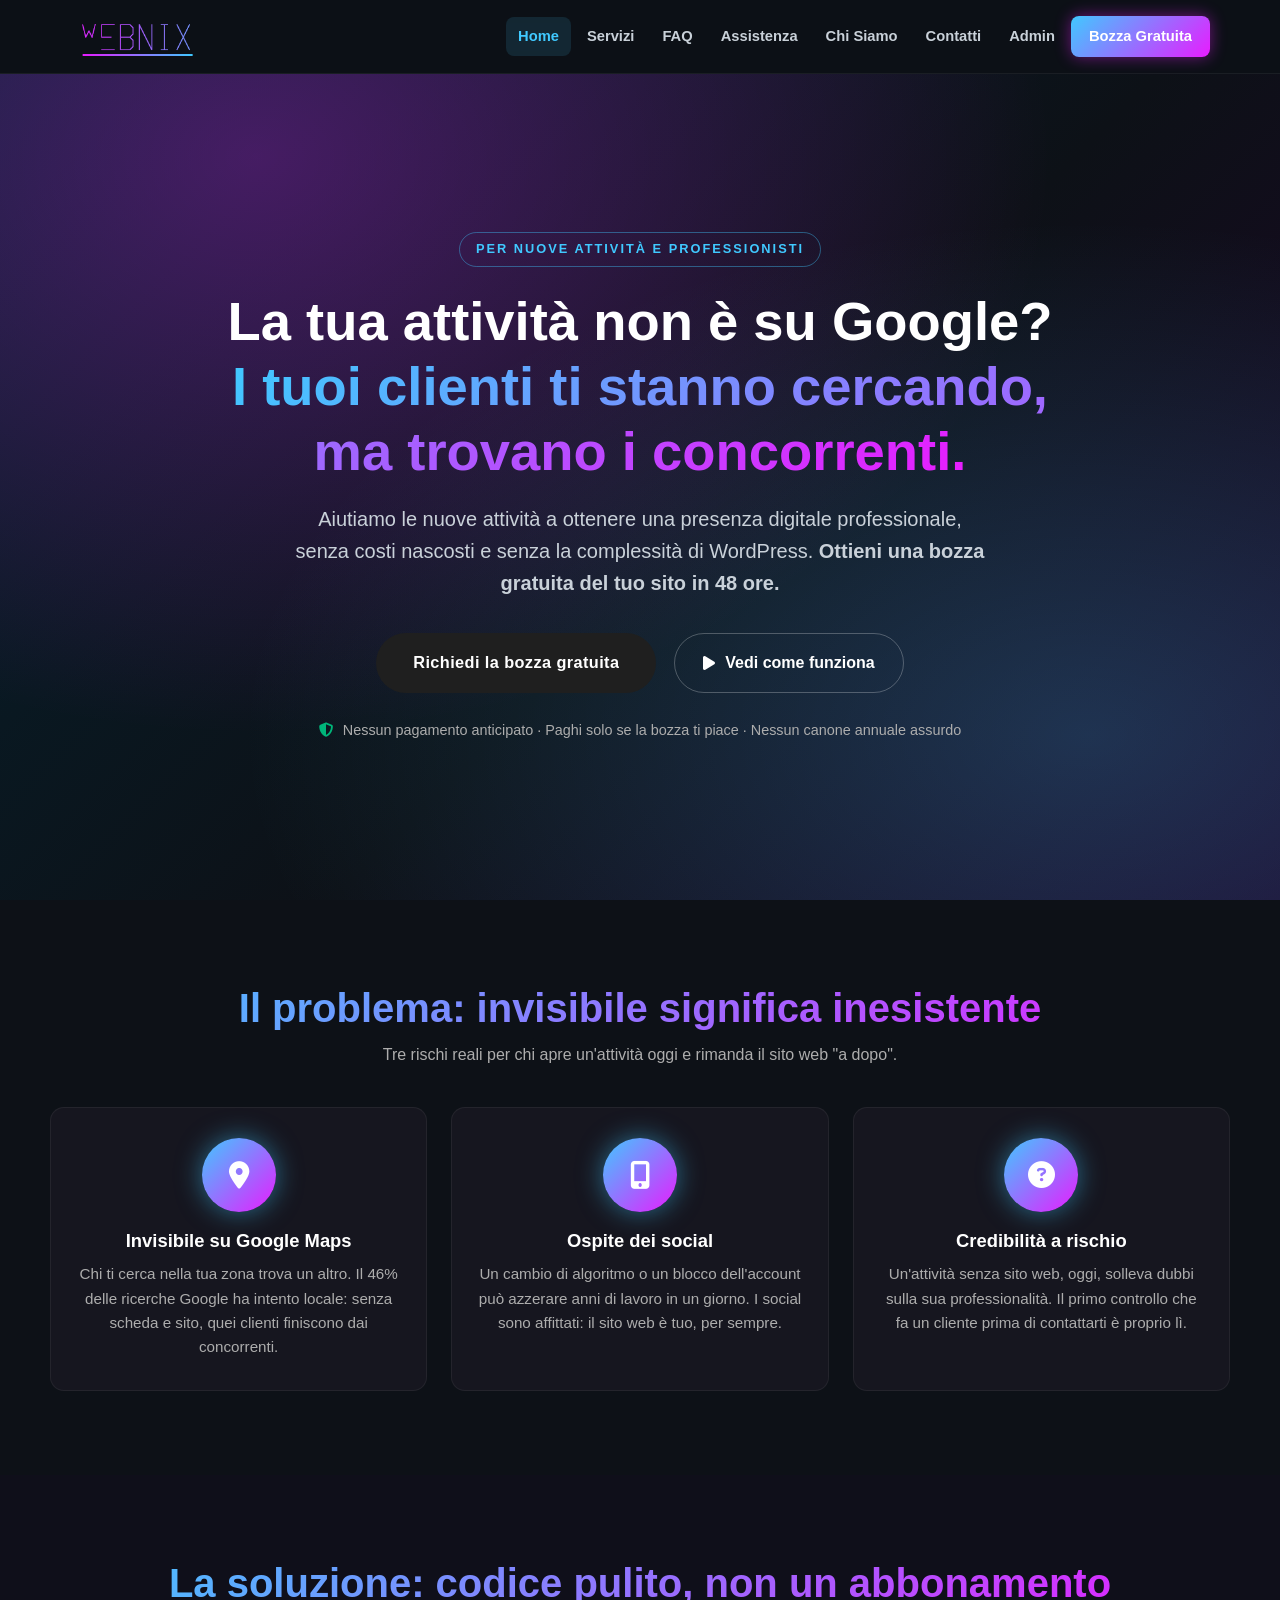
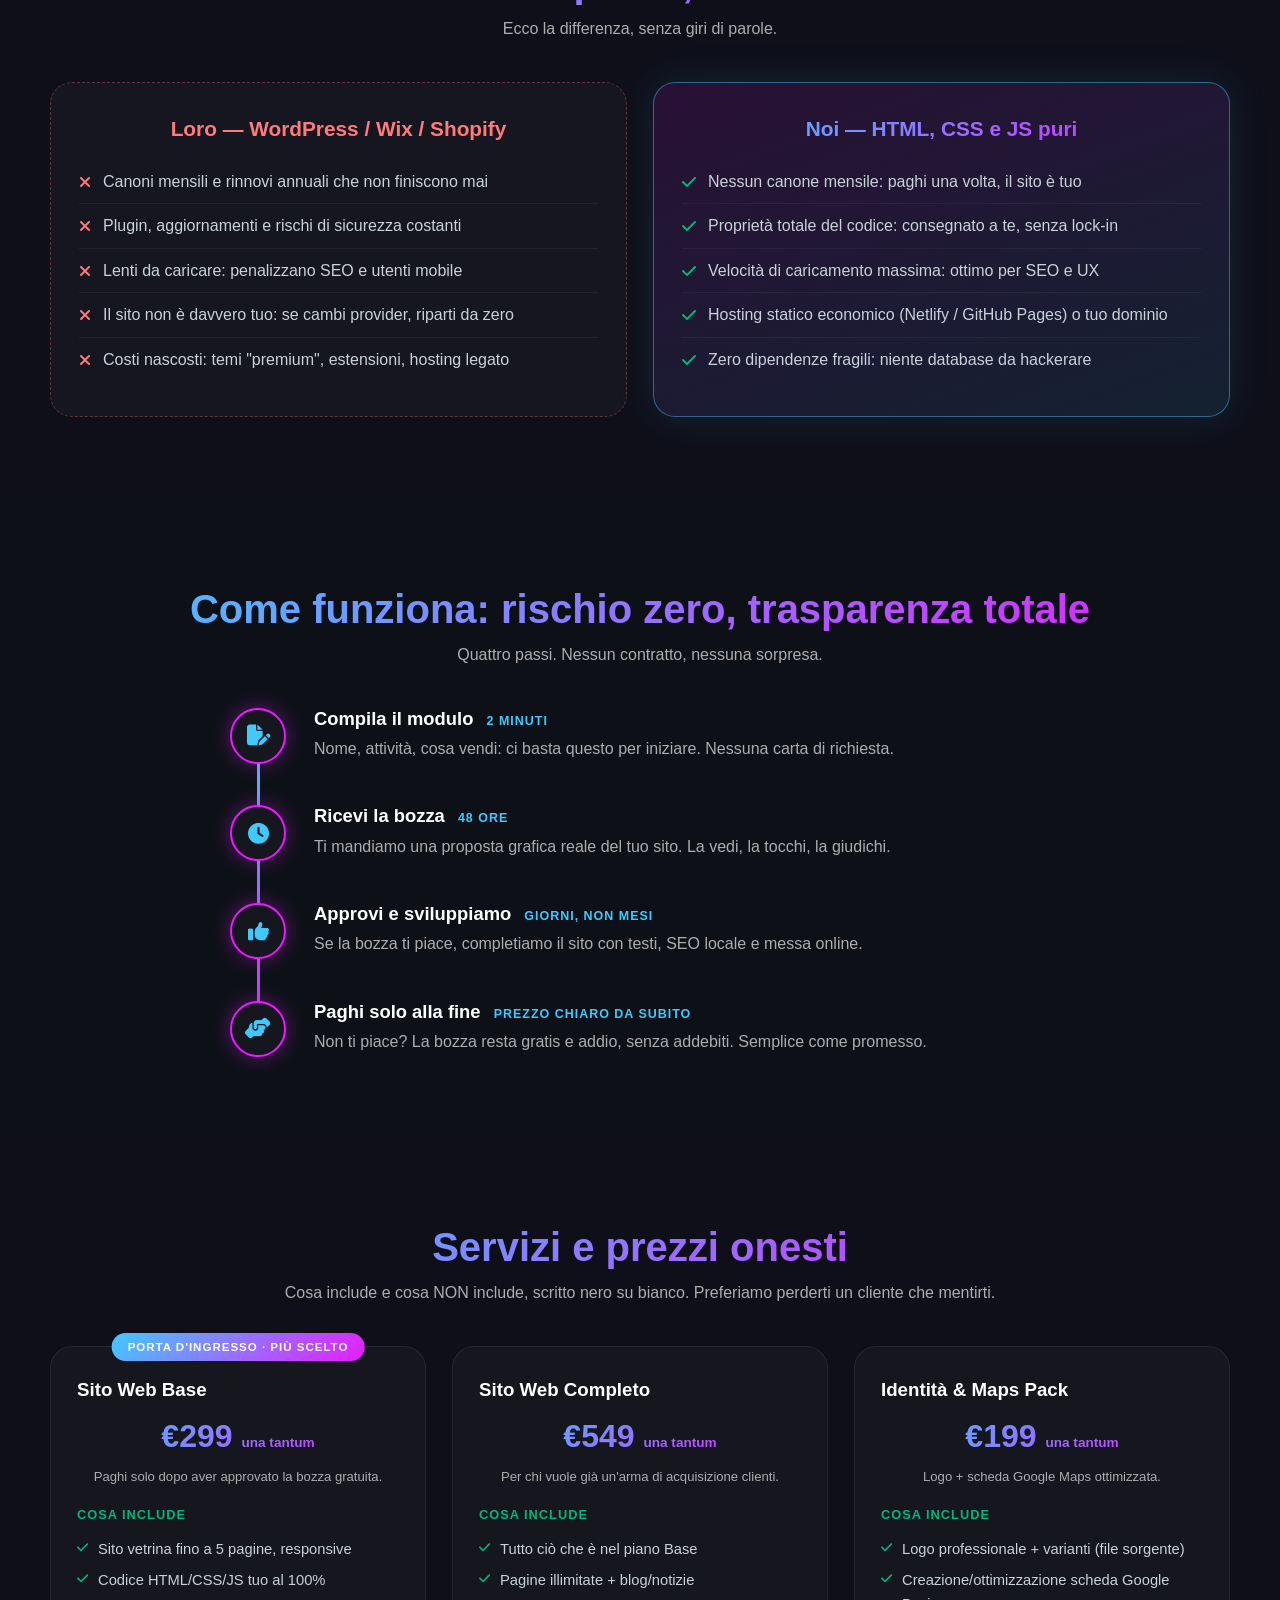
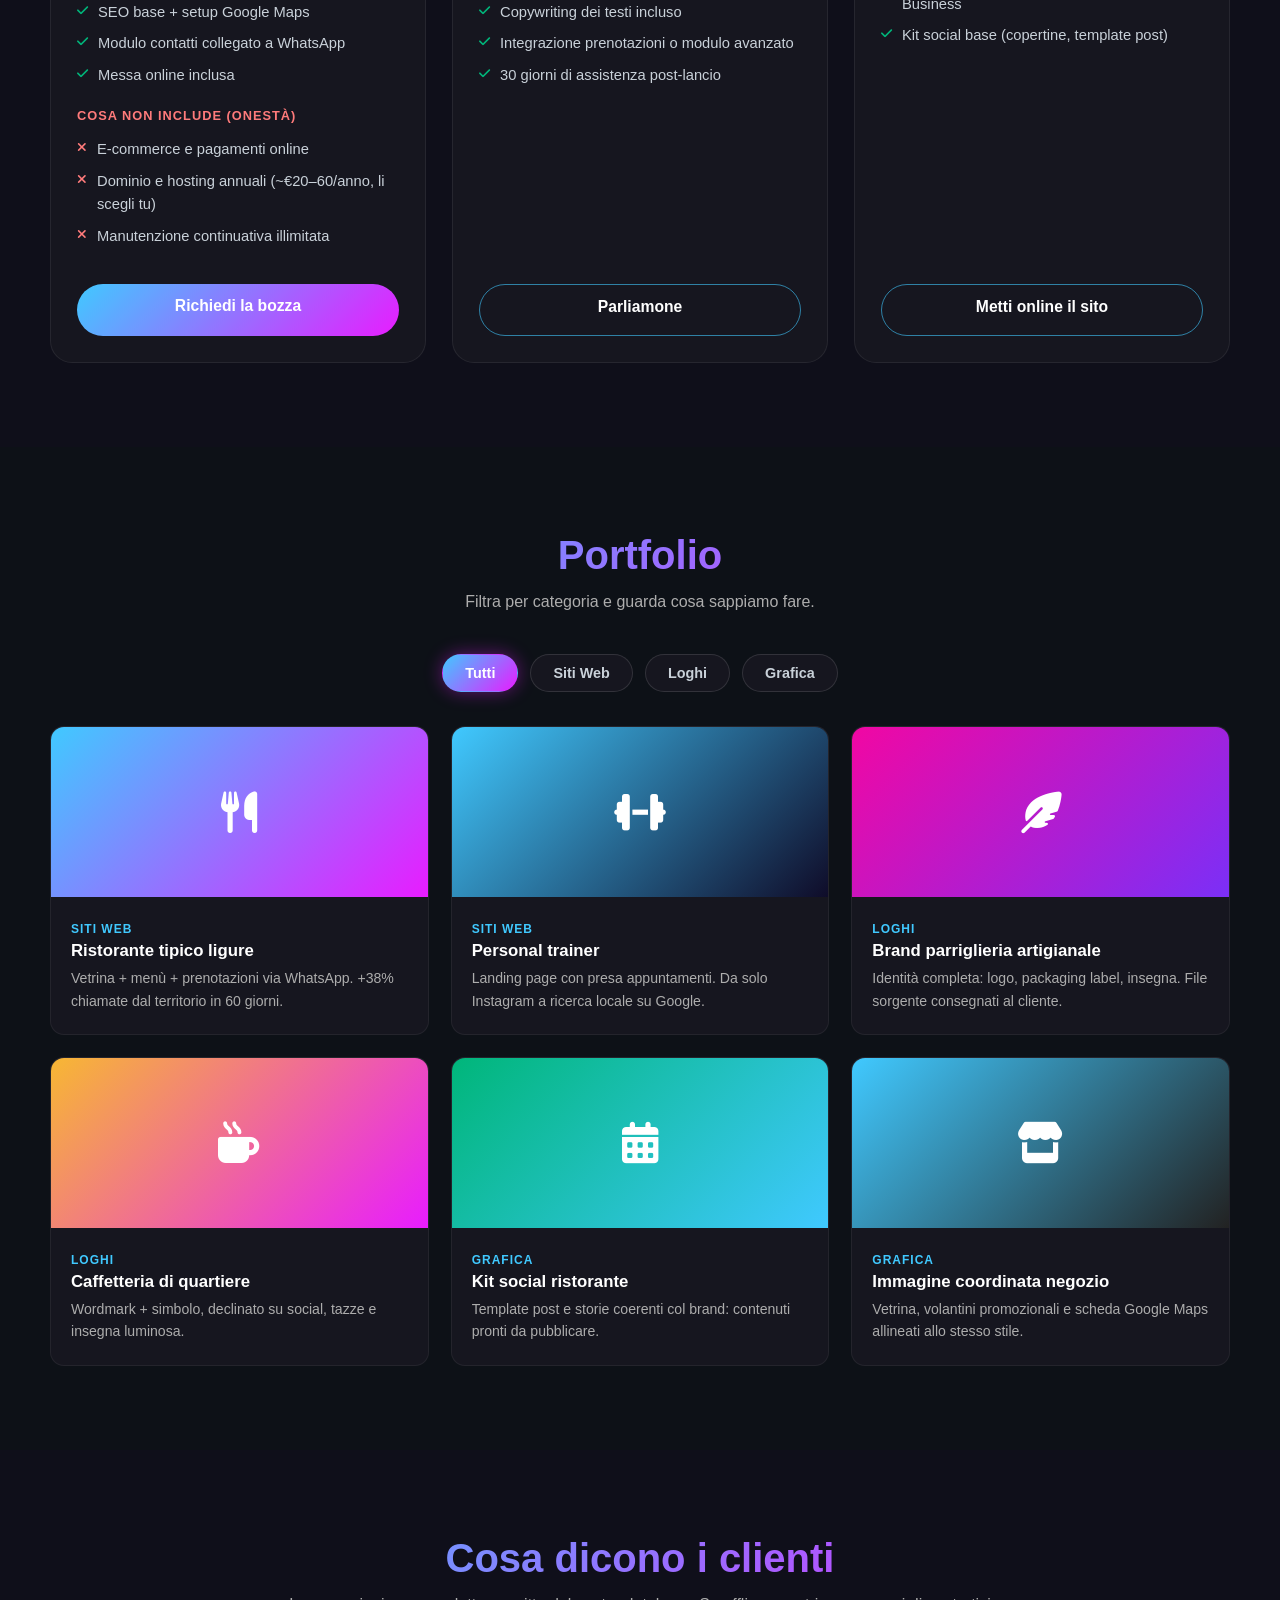
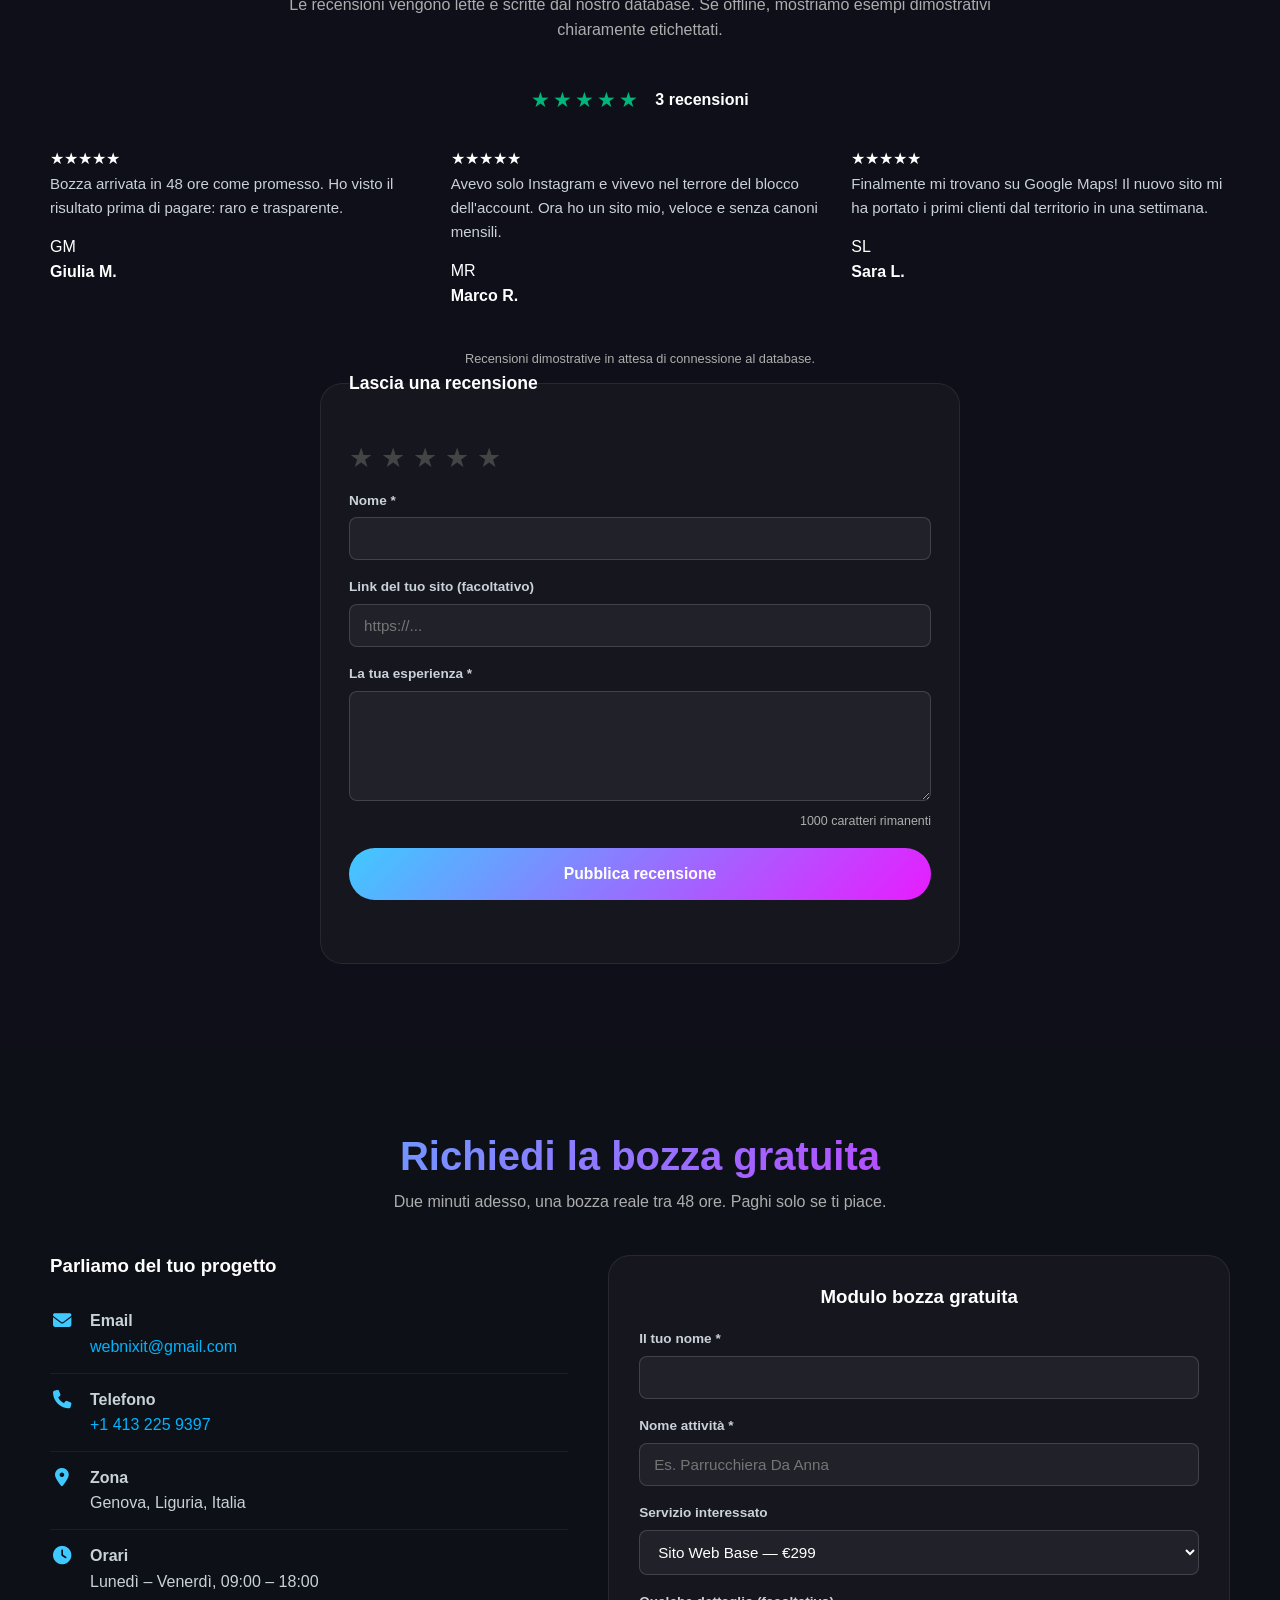
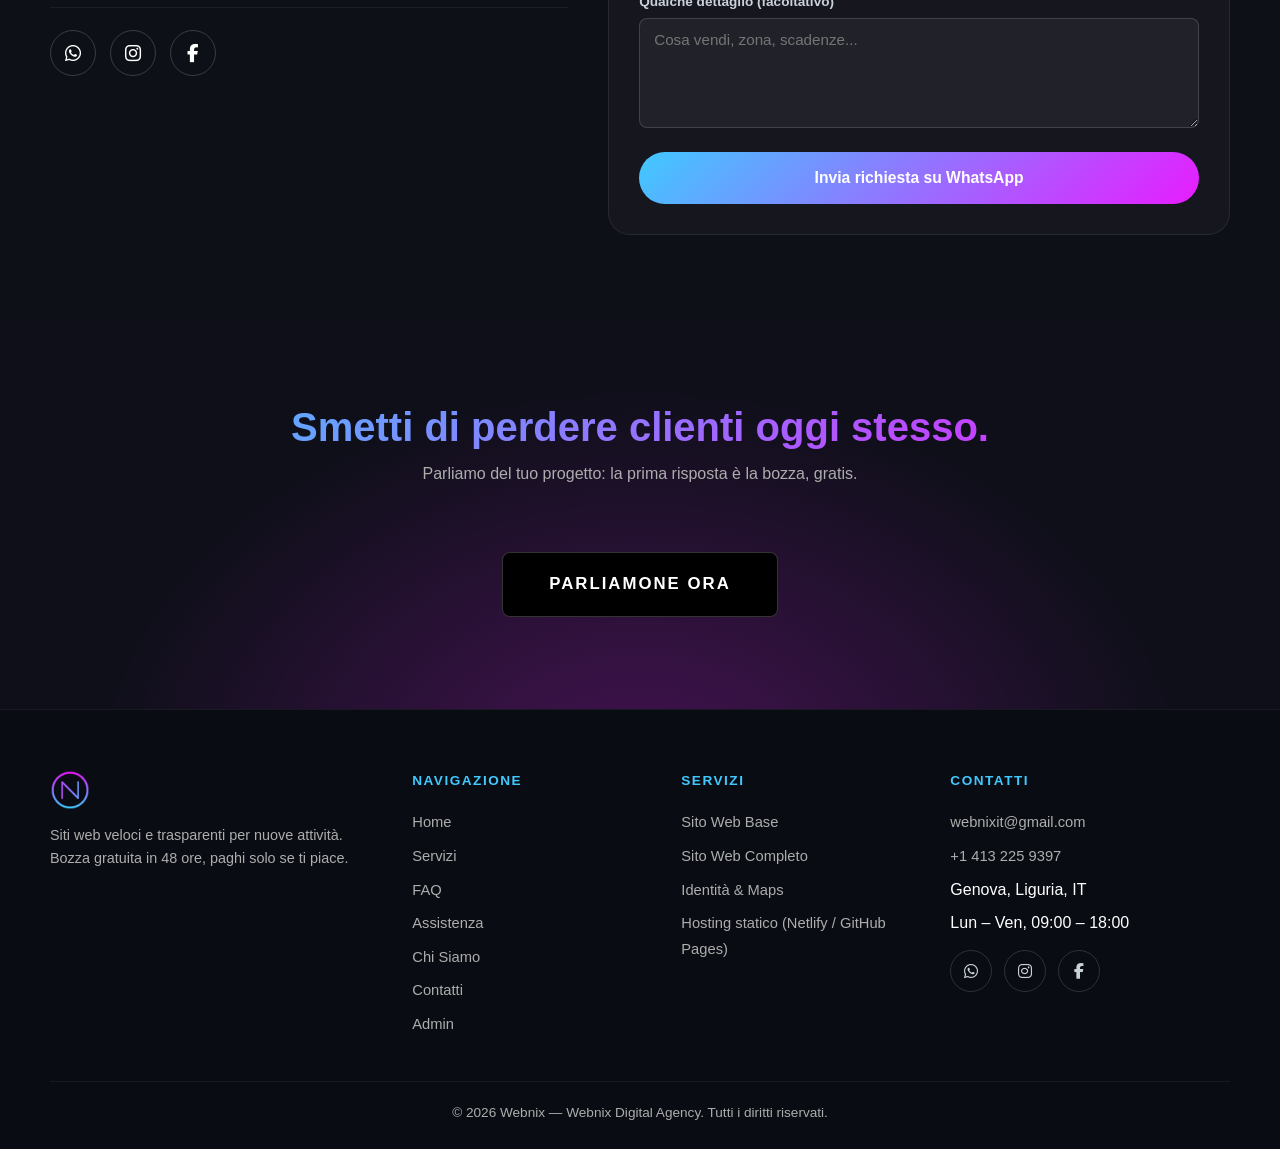
<file: index.html>
<!DOCTYPE html>
<html lang="it">
<head>
  <meta charset="UTF-8">
  <meta name="viewport" content="width=device-width, initial-scale=1.0">
  <title>Webnix — Siti web per nuove attività | Bozza gratuita in 48 ore</title>
  <meta name="description" content="Aiutiamo le nuove attività a ottenere una presenza digitale professionale: sito web + Google Maps, senza costi nascosti e senza la complessità di WordPress. Bozza gratuita in 48 ore, paghi solo se ti piace.">
  <meta property="og:title" content="Webnix — Il tuo sito web professionale, bozza gratuita in 48 ore">
  <meta property="og:description" content="Nessun canone mensile, proprietà totale del codice, velocità massima. Dimentica WordPress.">
  <meta property="og:type" content="website">
  <link rel="icon" href="favicon-96x96.png" sizes="96x96">
  <link rel="icon" type="image/svg+xml" href="favicon.svg">
  <link rel="apple-touch-icon" href="apple-touch-icon.png">
  <link rel="stylesheet" href="https://cdnjs.cloudflare.com/ajax/libs/font-awesome/6.5.2/css/all.min.css">
  <link rel="stylesheet" href="style.css">

  <!-- Schema.org LocalBusiness (Instagram uniformato a webnix.it ovunque) -->
  <script type="application/ld+json">
  {
    "@context": "https://schema.org",
    "@type": "ProfessionalService",
    "name": "Webnix Digital Agency",
    "email": "webnixit@gmail.com",
    "telephone": "+14132259397",
    "address": { "@type": "PostalAddress", "addressLocality": "Genova", "addressRegion": "Liguria", "addressCountry": "IT" },
    "openingHours": "Mo-Fr 09:00-18:00",
    "sameAs": [
      "https://www.instagram.com/webnix.it",
      "https://www.facebook.com/people/Webnix-Digital-Agency/61582890411506/"
    ]
  }
  </script>
</head>
<body>

  <!-- ============ GLOBAL LOADER (#global-loader2) ============ -->
  <div id="global-loader2" role="status" aria-label="Caricamento pagina">
    <div id="loader-anello">
      <div id="loader-interno">
        <strong>WEBNIX</strong>
        <span>Digital Agency</span>
      </div>
    </div>
    <div id="loader-testo">
      Caricamento in corso... <span id="loader-percentuale">0%</span>
      <div id="loader-barra-fondo"><div id="loader-barra-riempimento"></div></div>
    </div>
  </div>

  <!-- ============ HEADER ============ -->
  <header id="intestazione">
    <div id="contenitore-header">
      <a id="link-logo" href="index.html" aria-label="Webnix, torna alla home">
        <img id="logo-webnix" src="loghi/WEBNIX.png" alt="Webnix Digital Agency">
      </a>
      <nav id="navigazione" aria-label="Navigazione principale">
        <a href="index.html" aria-current="page">Home</a>
        <a href="servizi.html">Servizi</a>
        <a href="faq.html">FAQ</a>
        <a href="assistenza.html">Assistenza</a>
        <a href="chi-siamo.html">Chi Siamo</a>
        <a href="contatti.html">Contatti</a>
        <a href="admin.html">Admin</a>
        <a id="link-bozza-header" href="#contatti">Bozza Gratuita</a>
      </nav>
      <button id="pulsante-menu-mobile" type="button" aria-label="Apri menu" aria-expanded="false" aria-controls="menu-mobile">
        <i class="fa-solid fa-bars" aria-hidden="true"></i>
      </button>
    </div>
  </header>

  <!-- Overlay + Drawer mobile -->
  <div id="overlay-menu" aria-hidden="true"></div>
  <aside id="menu-mobile" aria-label="Menu mobile">
    <button id="chiusura-menu" type="button" aria-label="Chiudi menu">
      <i class="fa-solid fa-xmark" aria-hidden="true"></i>
    </button>
    <nav>
      <a href="index.html" aria-current="page"><i class="fa-solid fa-house" aria-hidden="true"></i>Home</a>
      <a href="servizi.html"><i class="fa-solid fa-briefcase" aria-hidden="true"></i>Servizi</a>
      <a href="faq.html"><i class="fa-solid fa-circle-question" aria-hidden="true"></i>FAQ</a>
      <a href="assistenza.html"><i class="fa-solid fa-headset" aria-hidden="true"></i>Assistenza</a>
      <a href="chi-siamo.html"><i class="fa-solid fa-users" aria-hidden="true"></i>Chi Siamo</a>
      <a href="contatti.html"><i class="fa-solid fa-envelope" aria-hidden="true"></i>Contatti</a>
      <a href="admin.html"><i class="fa-solid fa-lock" aria-hidden="true"></i>Admin</a>
    </nav>
    <a id="link-bozza-drawer" href="#contatti">Richiedi la bozza gratuita</a>
  </aside>

  <main>
    <!-- ============ 1. HERO full-bleed ============ -->
    <section id="sezione-hero">
      <div id="contenuto-hero">
        <span id="testo-hero">Per nuove attività e professionisti</span>
        <h1 id="domanda-hero">
          La tua attività non è su Google?<br>
          <span id="evidenziazione-hero">I tuoi clienti ti stanno cercando, ma trovano i concorrenti.</span>
        </h1>
        <p id="sottotitolo-hero">
          Aiutiamo le nuove attività a ottenere una presenza digitale professionale,
          senza costi nascosti e senza la complessità di WordPress.
          <strong>Ottieni una bozza gratuita del tuo sito in 48 ore.</strong>
        </p>
        <div id="riga-bottoni-hero">
          <a id="bottone1" href="#contatti">
            <span id="strato-bianco" aria-hidden="true"></span>
            <span id="testo-bottone1">
              <span>Richiedi la bozza gratuita</span>
              <span>Bozza gratis in 48h →</span>
            </span>
          </a>
          <a id="bottone-come-funziona" href="#come-funziona">
            <i class="fa-solid fa-play" aria-hidden="true"></i> Vedi come funziona
          </a>
        </div>
        <p id="garanzia-hero">
          <i class="fa-solid fa-shield-halved" aria-hidden="true"></i>
          Nessun pagamento anticipato · Paghi solo se la bozza ti piace · Nessun canone annuale assurdo
        </p>
      </div>
    </section>

    <!-- ============ 2. IL PROBLEMA (Agitazione) ============ -->
    <section id="sezione-problema">
      <div contenitore>
        <h2 id="titolo-problema" stile-titolo visible>Il problema: invisibile significa inesistente</h2>
        <p sottotitolo visible delay="1">Tre rischi reali per chi apre un'attività oggi e rimanda il sito web "a dopo".</p>
        <div id="griglia-problema">
          <article id="problema-1" stile-card visible>
            <div badge><i class="fa-solid fa-location-dot" aria-hidden="true"></i></div>
            <h3>Invisibile su Google Maps</h3>
            <p>Chi ti cerca nella tua zona trova un altro. Il 46% delle ricerche Google ha intento locale: senza scheda e sito, quei clienti finiscono dai concorrenti.</p>
          </article>
          <article id="problema-2" stile-card visible delay="1">
            <div badge><i class="fa-solid fa-mobile-screen-button" aria-hidden="true"></i></div>
            <h3>Ospite dei social</h3>
            <p>Un cambio di algoritmo o un blocco dell'account può azzerare anni di lavoro in un giorno. I social sono affittati: il sito web è tuo, per sempre.</p>
          </article>
          <article id="problema-3" stile-card visible delay="2">
            <div badge><i class="fa-solid fa-circle-question" aria-hidden="true"></i></div>
            <h3>Credibilità a rischio</h3>
            <p>Un'attività senza sito web, oggi, solleva dubbi sulla sua professionalità. Il primo controllo che fa un cliente prima di contattarti è proprio lì.</p>
          </article>
        </div>
      </div>
    </section>

    <!-- ============ 3. LA SOLUZIONE (Loro vs Noi) ============ -->
    <section id="sezione-soluzione">
      <div contenitore>
        <h2 id="titolo-soluzione" stile-titolo visible>La soluzione: codice pulito, non un abbonamento</h2>
        <p sottotitolo visible delay="1">Ecco la differenza, senza giri di parole.</p>
        <div id="confronto-soluzioni">
          <div id="pannello-loro" stile-card visible>
            <h3>Loro — WordPress / Wix / Shopify</h3>
            <ul>
              <li><i class="fa-solid fa-xmark" aria-hidden="true"></i> Canoni mensili e rinnovi annuali che non finiscono mai</li>
              <li><i class="fa-solid fa-xmark" aria-hidden="true"></i> Plugin, aggiornamenti e rischi di sicurezza costanti</li>
              <li><i class="fa-solid fa-xmark" aria-hidden="true"></i> Lenti da caricare: penalizzano SEO e utenti mobile</li>
              <li><i class="fa-solid fa-xmark" aria-hidden="true"></i> Il sito non è davvero tuo: se cambi provider, riparti da zero</li>
              <li><i class="fa-solid fa-xmark" aria-hidden="true"></i> Costi nascosti: temi "premium", estensioni, hosting legato</li>
            </ul>
          </div>
          <div id="pannello-noi" stile-card visible delay="1">
            <h3>Noi — HTML, CSS e JS puri</h3>
            <ul>
              <li><i class="fa-solid fa-check" aria-hidden="true"></i> Nessun canone mensile: paghi una volta, il sito è tuo</li>
              <li><i class="fa-solid fa-check" aria-hidden="true"></i> Proprietà totale del codice: consegnato a te, senza lock-in</li>
              <li><i class="fa-solid fa-check" aria-hidden="true"></i> Velocità di caricamento massima: ottimo per SEO e UX</li>
              <li><i class="fa-solid fa-check" aria-hidden="true"></i> Hosting statico economico (Netlify / GitHub Pages) o tuo dominio</li>
              <li><i class="fa-solid fa-check" aria-hidden="true"></i> Zero dipendenze fragili: niente database da hackerare</li>
            </ul>
          </div>
        </div>
      </div>
    </section>

    <!-- ============ 4. COME FUNZIONA (timeline 4 step) ============ -->
    <section id="sezione-come-funziona">
      <div contenitore>
        <h2 id="titolo-funziona" stile-titolo visible>Come funziona: rischio zero, trasparenza totale</h2>
        <p sottotitolo visible delay="1">Quattro passi. Nessun contratto, nessuna sorpresa.</p>
        <div id="linea-temporale">
          <div id="step-1" stile-step visible>
            <div pallino><i class="fa-solid fa-file-pen" aria-hidden="true"></i></div>
            <h3>Compila il modulo <small>2 minuti</small></h3>
            <p>Nome, attività, cosa vendi: ci basta questo per iniziare. Nessuna carta di richiesta.</p>
          </div>
          <div id="step-2" stile-step visible delay="1">
            <div pallino><i class="fa-solid fa-clock" aria-hidden="true"></i></div>
            <h3>Ricevi la bozza <small>48 ore</small></h3>
            <p>Ti mandiamo una proposta grafica reale del tuo sito. La vedi, la tocchi, la giudichi.</p>
          </div>
          <div id="step-3" stile-step visible delay="2">
            <div pallino><i class="fa-solid fa-thumbs-up" aria-hidden="true"></i></div>
            <h3>Approvi e sviluppiamo <small>Giorni, non mesi</small></h3>
            <p>Se la bozza ti piace, completiamo il sito con testi, SEO locale e messa online.</p>
          </div>
          <div id="step-4" stile-step visible delay="3">
            <div pallino><i class="fa-solid fa-handshake-angle" aria-hidden="true"></i></div>
            <h3>Paghi solo alla fine <small>Prezzo chiaro da subito</small></h3>
            <p>Non ti piace? La bozza resta gratis e addio, senza addebiti. Semplice come promesso.</p>
          </div>
        </div>
      </div>
    </section>

    <!-- ============ 5. SERVIZI (trasparenza radicale) ============ -->
    <section id="sezione-servizi">
      <div contenitore>
        <h2 id="titolo-servizi" stile-titolo visible>Servizi e prezzi onesti</h2>
        <p sottotitolo visible delay="1">Cosa include e cosa NON include, scritto nero su bianco. Preferiamo perderti un cliente che mentirti.</p>
        <div id="griglia-servizi">
          <article id="card-sito-base" stile-card in evidenza visible>
            <span id="etichetta-piu-scelto">Porta d'ingresso · Più scelto</span>
            <h3>Sito Web Base</h3>
            <div prezzo>€299 <small>una tantum</small></div>
            <p notizia>Paghi solo dopo aver approvato la bozza gratuita.</p>
            <div incluso>
              <h4>Cosa include</h4>
              <ul>
                <li><i class="fa-solid fa-check" aria-hidden="true"></i> Sito vetrina fino a 5 pagine, responsive</li>
                <li><i class="fa-solid fa-check" aria-hidden="true"></i> Codice HTML/CSS/JS tuo al 100%</li>
                <li><i class="fa-solid fa-check" aria-hidden="true"></i> SEO base + setup Google Maps</li>
                <li><i class="fa-solid fa-check" aria-hidden="true"></i> Modulo contatti collegato a WhatsApp</li>
                <li><i class="fa-solid fa-check" aria-hidden="true"></i> Messa online inclusa</li>
              </ul>
            </div>
            <div escluso>
              <h4>Cosa NON include (onestà)</h4>
              <ul>
                <li><i class="fa-solid fa-xmark" aria-hidden="true"></i> E-commerce e pagamenti online</li>
                <li><i class="fa-solid fa-xmark" aria-hidden="true"></i> Dominio e hosting annuali (~€20–60/anno, li scegli tu)</li>
                <li><i class="fa-solid fa-xmark" aria-hidden="true"></i> Manutenzione continuativa illimitata</li>
              </ul>
            </div>
            <div riga-cta>
              <a pulsante href="#contatti">Richiedi la bozza</a>
            </div>
          </article>

          <article id="card-sito-completo" stile-card visible delay="1">
            <h3>Sito Web Completo</h3>
            <div prezzo>€549 <small>una tantum</small></div>
            <p notizia>Per chi vuole già un'arma di acquisizione clienti.</p>
            <div incluso>
              <h4>Cosa include</h4>
              <ul>
                <li><i class="fa-solid fa-check" aria-hidden="true"></i> Tutto ciò che è nel piano Base</li>
                <li><i class="fa-solid fa-check" aria-hidden="true"></i> Pagine illimitate + blog/notizie</li>
                <li><i class="fa-solid fa-check" aria-hidden="true"></i> Copywriting dei testi incluso</li>
                <li><i class="fa-solid fa-check" aria-hidden="true"></i> Integrazione prenotazioni o modulo avanzato</li>
                <li><i class="fa-solid fa-check" aria-hidden="true"></i> 30 giorni di assistenza post-lancio</li>
              </ul>
            </div>
            <div riga-cta>
              <a pulsante secondario href="servizi.html">Parliamone</a>
            </div>
          </article>

          <article id="card-identita" stile-card visible delay="2">
            <h3>Identità &amp; Maps Pack</h3>
            <div prezzo>€199 <small>una tantum</small></div>
            <p notizia>Logo + scheda Google Maps ottimizzata.</p>
            <div incluso>
              <h4>Cosa include</h4>
              <ul>
                <li><i class="fa-solid fa-check" aria-hidden="true"></i> Logo professionale + varianti (file sorgente)</li>
                <li><i class="fa-solid fa-check" aria-hidden="true"></i> Creazione/ottimizzazione scheda Google Business</li>
                <li><i class="fa-solid fa-check" aria-hidden="true"></i> Kit social base (copertine, template post)</li>
              </ul>
            </div>
            <div riga-cta>
              <a pulsante secondario href="contatti.html">Metti online il sito</a>
            </div>
          </article>
        </div>
      </div>
    </section>

    <!-- ============ 6. PORTFOLIO filtrabile ============ -->
    <section id="sezione-portfolio">
      <div contenitore>
        <h2 id="titolo-portfolio" stile-titolo visible>Portfolio</h2>
        <p sottotitolo visible delay="1">Filtra per categoria e guarda cosa sappiamo fare.</p>
        <div id="barra-filtri" visible>
          <button pulsante-filtro type="button" valore-filtro="tutti" filtro-attivo>Tutti</button>
          <button pulsante-filtro type="button" valore-filtro="siti">Siti Web</button>
          <button pulsante-filtro type="button" valore-filtro="loghi">Loghi</button>
          <button pulsante-filtro type="button" valore-filtro="grafica">Grafica</button>
        </div>
        <div id="griglia-portfolio">
          <article id="portfolio-1" stile-card tipo="portfolio" categoria="siti" visible>
            <div stile-anteprima id="cartolina-1"><i class="fa-solid fa-utensils" aria-hidden="true"></i></div>
            <div stile-testo>
              <span>Siti Web</span>
              <h3>Ristorante tipico ligure</h3>
              <p>Vetrina + menù + prenotazioni via WhatsApp. +38% chiamate dal territorio in 60 giorni.</p>
            </div>
          </article>
          <article id="portfolio-2" stile-card tipo="portfolio" categoria="siti" visible delay="1">
            <div stile-anteprima id="cartolina-2"><i class="fa-solid fa-dumbbell" aria-hidden="true"></i></div>
            <div stile-testo>
              <span>Siti Web</span>
              <h3>Personal trainer</h3>
              <p>Landing page con presa appuntamenti. Da solo Instagram a ricerca locale su Google.</p>
            </div>
          </article>
          <article id="portfolio-3" stile-card tipo="portfolio" categoria="loghi" visible delay="2">
            <div stile-anteprima id="cartolina-3"><i class="fa-solid fa-feather-pointed" aria-hidden="true"></i></div>
            <div stile-testo>
              <span>Loghi</span>
              <h3>Brand parriglieria artigianale</h3>
              <p>Identità completa: logo, packaging label, insegna. File sorgente consegnati al cliente.</p>
            </div>
          </article>
          <article id="portfolio-4" stile-card tipo="portfolio" categoria="loghi" visible>
            <div stile-anteprima id="cartolina-4"><i class="fa-solid fa-mug-hot" aria-hidden="true"></i></div>
            <div stile-testo>
              <span>Loghi</span>
              <h3>Caffetteria di quartiere</h3>
              <p>Wordmark + simbolo, declinato su social, tazze e insegna luminosa.</p>
            </div>
          </article>
          <article id="portfolio-5" stile-card tipo="portfolio" categoria="grafica" visible delay="1">
            <div stile-anteprima id="cartolina-5"><i class="fa-solid fa-calendar-days" aria-hidden="true"></i></div>
            <div stile-testo>
              <span>Grafica</span>
              <h3>Kit social ristorante</h3>
              <p>Template post e storie coerenti col brand: contenuti pronti da pubblicare.</p>
            </div>
          </article>
          <article id="portfolio-6" stile-card tipo="portfolio" categoria="grafica" visible delay="2">
            <div stile-anteprima id="cartolina-6"><i class="fa-solid fa-store" aria-hidden="true"></i></div>
            <div stile-testo>
              <span>Grafica</span>
              <h3>Immagine coordinata negozio</h3>
              <p>Vetrina, volantini promozionali e scheda Google Maps allineati allo stesso stile.</p>
            </div>
          </article>
        </div>
      </div>
    </section>

    <!-- ============ RECENSIONI ============ -->
    <section id="sezione-recensioni">
      <div contenitore>
        <h2 id="titolo-recensioni" stile-titolo visible>Cosa dicono i clienti</h2>
        <p sottotitolo visible delay="1">Le recensioni vengono lette e scritte dal nostro database. Se offline, mostriamo esempi dimostrativi chiaramente etichettati.</p>
        <div id="riepilogo-recensioni" visible>
          <span id="media-stelle" aria-hidden="true">★★★★★</span>
          <span id="conteggio-recensioni">Caricamento recensioni…</span>
        </div>
        <div id="griglia-recensioni" aria-live="polite"></div>
        <p id="nota-demo-recensioni"></p>

        <fieldset id="modulo-recensione" visible>
          <legend>Lascia una recensione</legend>
          <div id="valutatore-stele" role="group" aria-label="Voto da 1 a 5 stelle">
            <button stele type="button" valore-stella="1" aria-label="1 stella">★</button>
            <button stele type="button" valore-stella="2" aria-label="2 stelle">★</button>
            <button stele type="button" valore-stella="3" aria-label="3 stelle">★</button>
            <button stele type="button" valore-stella="4" aria-label="4 stelle">★</button>
            <button stele type="button" valore-stella="5" aria-label="5 stelle">★</button>
          </div>
          <div campo>
            <label for="nome-recensore">Nome *</label>
            <input id="nome-recensore" name="nome" type="text" autocomplete="name" required>
          </div>
          <div campo>
            <label for="url-sito-recensore">Link del tuo sito (facoltativo)</label>
            <input id="url-sito-recensore" name="url" type="url" placeholder="https://...">
          </div>
          <div campo>
            <label for="testo-recensione">La tua esperienza *</label>
            <textarea id="testo-recensione" name="text" required></textarea>
            <div id="contatore-caratteri">1000 caratteri rimanenti</div>
          </div>
          <button pulsante type="submit">Pubblica recensione</button>
          <p id="messaggio-modulo" role="status"></p>
        </fieldset>
      </div>
    </section>

    <!-- ============ CONTATTI (form -> WhatsApp) ============ -->
    <section id="sezione-contatti">
      <div contenitore>
        <h2 id="titolo-contatti" stile-titolo visible>Richiedi la bozza gratuita</h2>
        <p sottotitolo visible delay="1">Due minuti adesso, una bozza reale tra 48 ore. Paghi solo se ti piace.</p>
        <div id="disposizione-contatti">
          <div id="colonna-informazioni" visible>
            <h3>Parliamo del tuo progetto</h3>
            <div riga-contatto>
              <i class="fa-solid fa-envelope" aria-hidden="true"></i>
              <div><strong>Email</strong><br><a href="mailto:webnixit@gmail.com">webnixit@gmail.com</a></div>
            </div>
            <div riga-contatto>
              <i class="fa-solid fa-phone" aria-hidden="true"></i>
              <div><strong>Telefono</strong><br><a href="tel:+14132259397">+1 413 225 9397</a></div>
            </div>
            <div riga-contatto>
              <i class="fa-solid fa-location-dot" aria-hidden="true"></i>
              <div><strong>Zona</strong><br>Genova, Liguria, Italia</div>
            </div>
            <div riga-contatto>
              <i class="fa-solid fa-clock" aria-hidden="true"></i>
              <div><strong>Orari</strong><br>Lunedì – Venerdì, 09:00 – 18:00</div>
            </div>
            <div id="riga-social-contatti">
              <a href="https://wa.me/14132259397?text=Ciao%20Webnix!%20Vorrei%20la%20bozza%20gratuita%20del%20mio%20sito%20web." target="_blank" rel="noopener noreferrer" aria-label="WhatsApp"><i class="fa-brands fa-whatsapp" aria-hidden="true"></i></a>
              <a href="https://www.instagram.com/webnix.it" target="_blank" rel="noopener noreferrer" aria-label="Instagram"><i class="fa-brands fa-instagram" aria-hidden="true"></i></a>
              <a href="https://www.facebook.com/people/Webnix-Digital-Agency/61582890411506/" target="_blank" rel="noopener noreferrer" aria-label="Facebook"><i class="fa-brands fa-facebook-f" aria-hidden="true"></i></a>
            </div>
          </div>
          <form id="modulo-contatti" visible delay="1" novalidate>
            <h3>Modulo bozza gratuita</h3>
            <div campo>
              <label for="campo-nome">Il tuo nome *</label>
              <input id="campo-nome" name="nome" type="text" autocomplete="name" required>
            </div>
            <div campo>
              <label for="campo-attivita">Nome attività *</label>
              <input id="campo-attivita" name="attivita" type="text" placeholder="Es. Parrucchiera Da Anna" required>
            </div>
            <div campo>
              <label for="campo-servizio">Servizio interessato</label>
              <select id="campo-servizio" name="servizio">
                <option value="Sito Web Base">Sito Web Base — €299</option>
                <option value="Sito Web Completo">Sito Web Completo — €549</option>
                <option value="Identità & Maps Pack">Identità &amp; Maps Pack — €199</option>
                <option value="Non lo so">Non so ancora, consigliatemi voi</option>
              </select>
            </div>
            <div campo>
              <label for="campo-dettagli">Qualche dettaglio (facoltativo)</label>
              <textarea id="campo-dettagli" name="dettagli" placeholder="Cosa vendi, zona, scadenze..."></textarea>
            </div>
            <button pulsante type="submit">Invia richiesta su WhatsApp</button>
            <p id="messaggio-contatti" role="status"></p>
          </form>
        </div>
      </div>
    </section>

    <!-- ============ CTA FINALE ============ -->
    <section id="sezione-cta-finale">
      <div contenitore>
        <h2 id="titolo-cta-finale" stile-titolo visible>Smetti di perdere clienti oggi stesso.</h2>
        <p sottotitolo visible delay="1">Parliamo del tuo progetto: la prima risposta è la bozza, gratis.</p>
        <a id="glow-button" href="https://wa.me/14132259397?text=Ciao%20Webnix!%20Vorrei%20la%20bozza%20gratuita%20del%20mio%20sito%20web." target="_blank" rel="noopener noreferrer" visible delay="2">
          <span lato id="lato-sopra" aria-hidden="true"></span>
          <span lato id="lato-sotto" aria-hidden="true"></span>
          <span lato id="lato-sinistra" aria-hidden="true"></span>
          <span lato id="lato-destra" aria-hidden="true"></span>
          Parliamone ora
        </a>
      </div>
    </section>
  </main>

  <!-- ============ FOOTER ============ -->
  <footer id="pie-di-pagina">
    <div id="contenitore-footer">
      <div id="colonna-brand-footer">
        <img src="WEBNIX-Logo-Solo-Simbolo-(1).png" alt="Webnix — simbolo del logo">
        <p>Siti web veloci e trasparenti per nuove attività. Bozza gratuita in 48 ore, paghi solo se ti piace.</p>
      </div>
      <div>
        <h4>Navigazione</h4>
        <ul>
          <li><a href="index.html">Home</a></li>
          <li><a href="servizi.html">Servizi</a></li>
          <li><a href="faq.html">FAQ</a></li>
          <li><a href="assistenza.html">Assistenza</a></li>
          <li><a href="chi-siamo.html">Chi Siamo</a></li>
          <li><a href="contatti.html">Contatti</a></li>
          <li><a href="admin.html">Admin</a></li>
        </ul>
      </div>
      <div>
        <h4>Servizi</h4>
        <ul>
          <li><a href="servizi.html#sito-base">Sito Web Base</a></li>
          <li><a href="servizi.html#sito-completo">Sito Web Completo</a></li>
          <li><a href="servizi.html#identita-maps">Identità &amp; Maps</a></li>
          <li><a href="servizi.html#hosting">Hosting statico (Netlify / GitHub Pages)</a></li>
        </ul>
      </div>
      <div>
        <h4>Contatti</h4>
        <ul>
          <li><a href="mailto:webnixit@gmail.com">webnixit@gmail.com</a></li>
          <li><a href="tel:+14132259397">+1 413 225 9397</a></li>
          <li>Genova, Liguria, IT</li>
          <li>Lun – Ven, 09:00 – 18:00</li>
        </ul>
        <div id="social-footer">
          <a href="https://wa.me/14132259397?text=Ciao%20Webnix!%20Vorrei%20la%20bozza%20gratuita%20del%20mio%20sito%20web." target="_blank" rel="noopener noreferrer" aria-label="WhatsApp"><i class="fa-brands fa-whatsapp" aria-hidden="true"></i></a>
          <a href="https://www.instagram.com/webnix.it" target="_blank" rel="noopener noreferrer" aria-label="Instagram"><i class="fa-brands fa-instagram" aria-hidden="true"></i></a>
          <a href="https://www.facebook.com/people/Webnix-Digital-Agency/61582890411506/" target="_blank" rel="noopener noreferrer" aria-label="Facebook"><i class="fa-brands fa-facebook-f" aria-hidden="true"></i></a>
        </div>
      </div>
    </div>
    <div id="riga-copyright">© 2026 Webnix — Webnix Digital Agency. Tutti i diritti riservati.</div>
  </footer>

  <script src="config.js"></script>
  <script src="script.js"></script>
</body>
</html>
</file>
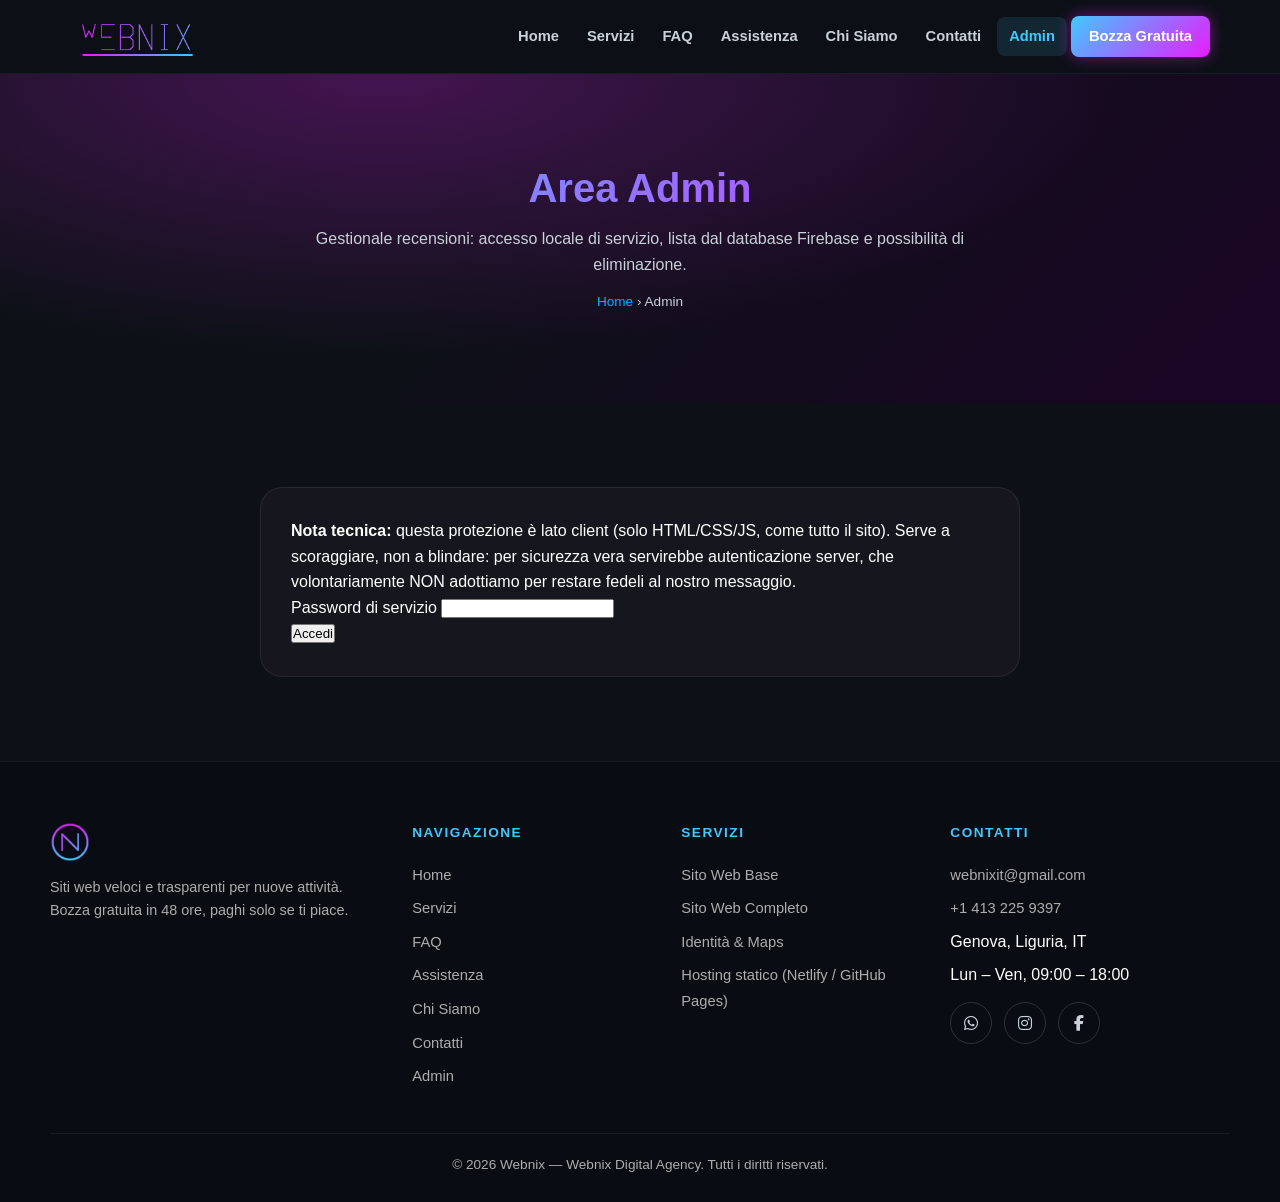
<file: admin.html>
<!DOCTYPE html>
<html lang="it">
<head>
  <meta charset="UTF-8">
  <meta name="viewport" content="width=device-width, initial-scale=1.0">
  <title>Admin - Webnix | Gestione recensioni</title>
  <meta name="description" content="Pannello amministrativo recensioni Webnix: consultazione ed eliminazione dal database.">
  <link rel="icon" href="favicon-96x96.png" sizes="96x96">
  <link rel="icon" type="image/svg+xml" href="favicon.svg">
  <link rel="apple-touch-icon" href="apple-touch-icon.png">
  <link rel="stylesheet" href="https://cdnjs.cloudflare.com/ajax/libs/font-awesome/6.5.2/css/all.min.css">
  <link rel="stylesheet" href="style.css">
</head>
<body>

  <!-- ============ GLOBAL LOADER (#global-loader2) ============ -->
  <div id="global-loader2" role="status" aria-label="Caricamento pagina">
    <div id="loader-anello">
      <div id="loader-interno">
        <strong>WEBNIX</strong>
        <span>Digital Agency</span>
      </div>
    </div>
    <div id="loader-testo">
      Caricamento in corso... <span id="loader-percentuale">0%</span>
      <div id="loader-barra-fondo"><div id="loader-barra-riempimento"></div></div>
    </div>
  </div>
  <!-- ============ HEADER ============ -->
  <header id="intestazione">
    <div id="contenitore-header">
      <a id="link-logo" href="index.html" aria-label="Webnix, torna alla home">
        <img id="logo-webnix" src="loghi/WEBNIX.png" alt="Webnix Digital Agency">
      </a>
      <nav id="navigazione" aria-label="Navigazione principale">
        <a href="index.html">Home</a>
        <a href="servizi.html">Servizi</a>
        <a href="faq.html">FAQ</a>
        <a href="assistenza.html">Assistenza</a>
        <a href="chi-siamo.html">Chi Siamo</a>
        <a href="contatti.html">Contatti</a>
        <a href="admin.html" aria-current="page">Admin</a>
        <a id="link-bozza-header" href="contatti.html">Bozza Gratuita</a>
      </nav>
      <button id="pulsante-menu-mobile" type="button" aria-label="Apri menu" aria-expanded="false" aria-controls="menu-mobile">
        <i class="fa-solid fa-bars" aria-hidden="true"></i>
      </button>
    </div>
  </header>

  <!-- Overlay + Drawer mobile -->
  <div id="overlay-menu" aria-hidden="true"></div>
  <aside id="menu-mobile" aria-label="Menu mobile">
    <button id="chiusura-menu" type="button" aria-label="Chiudi menu">
      <i class="fa-solid fa-xmark" aria-hidden="true"></i>
    </button>
    <nav>
      <a href="index.html"><i class="fa-solid fa-house" aria-hidden="true"></i>Home</a>
      <a href="servizi.html"><i class="fa-solid fa-briefcase" aria-hidden="true"></i>Servizi</a>
      <a href="faq.html"><i class="fa-solid fa-circle-question" aria-hidden="true"></i>FAQ</a>
      <a href="assistenza.html"><i class="fa-solid fa-headset" aria-hidden="true"></i>Assistenza</a>
      <a href="chi-siamo.html"><i class="fa-solid fa-users" aria-hidden="true"></i>Chi Siamo</a>
      <a href="contatti.html"><i class="fa-solid fa-envelope" aria-hidden="true"></i>Contatti</a>
      <a href="admin.html" aria-current="page"><i class="fa-solid fa-lock" aria-hidden="true"></i>Admin</a>
    </nav>
    <a id="link-bozza-drawer" href="contatti.html">Richiedi la bozza gratuita</a>
  </aside>

  <main>
    <section id="intestazione-pagina">
      <div class="contenitore-sezione">
        <h1 id="titolo-pagina">Area Admin</h1>
        <p>Gestionale recensioni: accesso locale di servizio, lista dal database Firebase e possibilit&agrave; di eliminazione.</p>
        <p id="percorso-navigazione"><a href="index.html">Home</a> &#8250; Admin</p>
      </div>
    </section>

    <section id="sezione-admin">
      <div class="contenitore-sezione">
        <div id="pannello-admin" visible>
          <p class="avviso-admin"><strong>Nota tecnica:</strong> questa protezione &egrave; lato client (solo HTML/CSS/JS, come tutto il sito). Serve a scoraggiare, non a blindare: per sicurezza vera servirebbe autenticazione server, che volontariamente NON adottiamo per restare fedeli al nostro messaggio.</p>
          <form id="accesso-admin" novalidate>
            <div class="campo-modulo">
              <label for="password-admin">Password di servizio</label>
              <input id="password-admin" name="password" type="password" autocomplete="off" required>
            </div>
            <button class="pulsante-servizio" type="submit">Accedi</button>
          </form>
          <div id="contenuto-admin" hidden>
            <h3>Recensioni nel database</h3>
            <ul id="lista-admin-recensioni"></ul>
          </div>
        </div>
      </div>
    </section>
  </main>

  <!-- ============ FOOTER ============ -->
  <footer id="pie-di-pagina">
    <div id="contenitore-footer">
      <div id="colonna-brand-footer">
        <img src="WEBNIX-Logo-Solo-Simbolo-(1).png" alt="Webnix — simbolo del logo">
        <p>Siti web veloci e trasparenti per nuove attività. Bozza gratuita in 48 ore, paghi solo se ti piace.</p>
      </div>
      <div>
        <h4>Navigazione</h4>
        <ul>
          <li><a href="index.html">Home</a></li>
          <li><a href="servizi.html">Servizi</a></li>
          <li><a href="faq.html">FAQ</a></li>
          <li><a href="assistenza.html">Assistenza</a></li>
          <li><a href="chi-siamo.html">Chi Siamo</a></li>
          <li><a href="contatti.html">Contatti</a></li>
          <li><a href="admin.html">Admin</a></li>
        </ul>
      </div>
      <div>
        <h4>Servizi</h4>
        <ul>
          <li><a href="servizi.html#sito-base">Sito Web Base</a></li>
          <li><a href="servizi.html#sito-completo">Sito Web Completo</a></li>
          <li><a href="servizi.html#identita-maps">Identità &amp; Maps</a></li>
          <li><a href="servizi.html#hosting">Hosting statico (Netlify / GitHub Pages)</a></li>
        </ul>
      </div>
      <div>
        <h4>Contatti</h4>
        <ul>
          <li><a href="mailto:webnixit@gmail.com">webnixit@gmail.com</a></li>
          <li><a href="tel:+14132259397">+1 413 225 9397</a></li>
          <li>Genova, Liguria, IT</li>
          <li>Lun – Ven, 09:00 – 18:00</li>
        </ul>
        <div id="social-footer">
          <a href="https://wa.me/14132259397?text=Ciao%20Webnix!%20Vorrei%20la%20bozza%20gratuita%20del%20mio%20sito%20web." target="_blank" rel="noopener noreferrer" aria-label="WhatsApp"><i class="fa-brands fa-whatsapp" aria-hidden="true"></i></a>
          <a href="https://www.instagram.com/webnix.it" target="_blank" rel="noopener noreferrer" aria-label="Instagram"><i class="fa-brands fa-instagram" aria-hidden="true"></i></a>
          <a href="https://www.facebook.com/people/Webnix-Digital-Agency/61582890411506/" target="_blank" rel="noopener noreferrer" aria-label="Facebook"><i class="fa-brands fa-facebook-f" aria-hidden="true"></i></a>
        </div>
      </div>
    </div>
    <div id="riga-copyright">© 2026 Webnix — Webnix Digital Agency. Tutti i diritti riservati.</div>
  </footer>
  <script src="config.js"></script>
  <script src="script.js"></script>
</body>
</html>
</file>
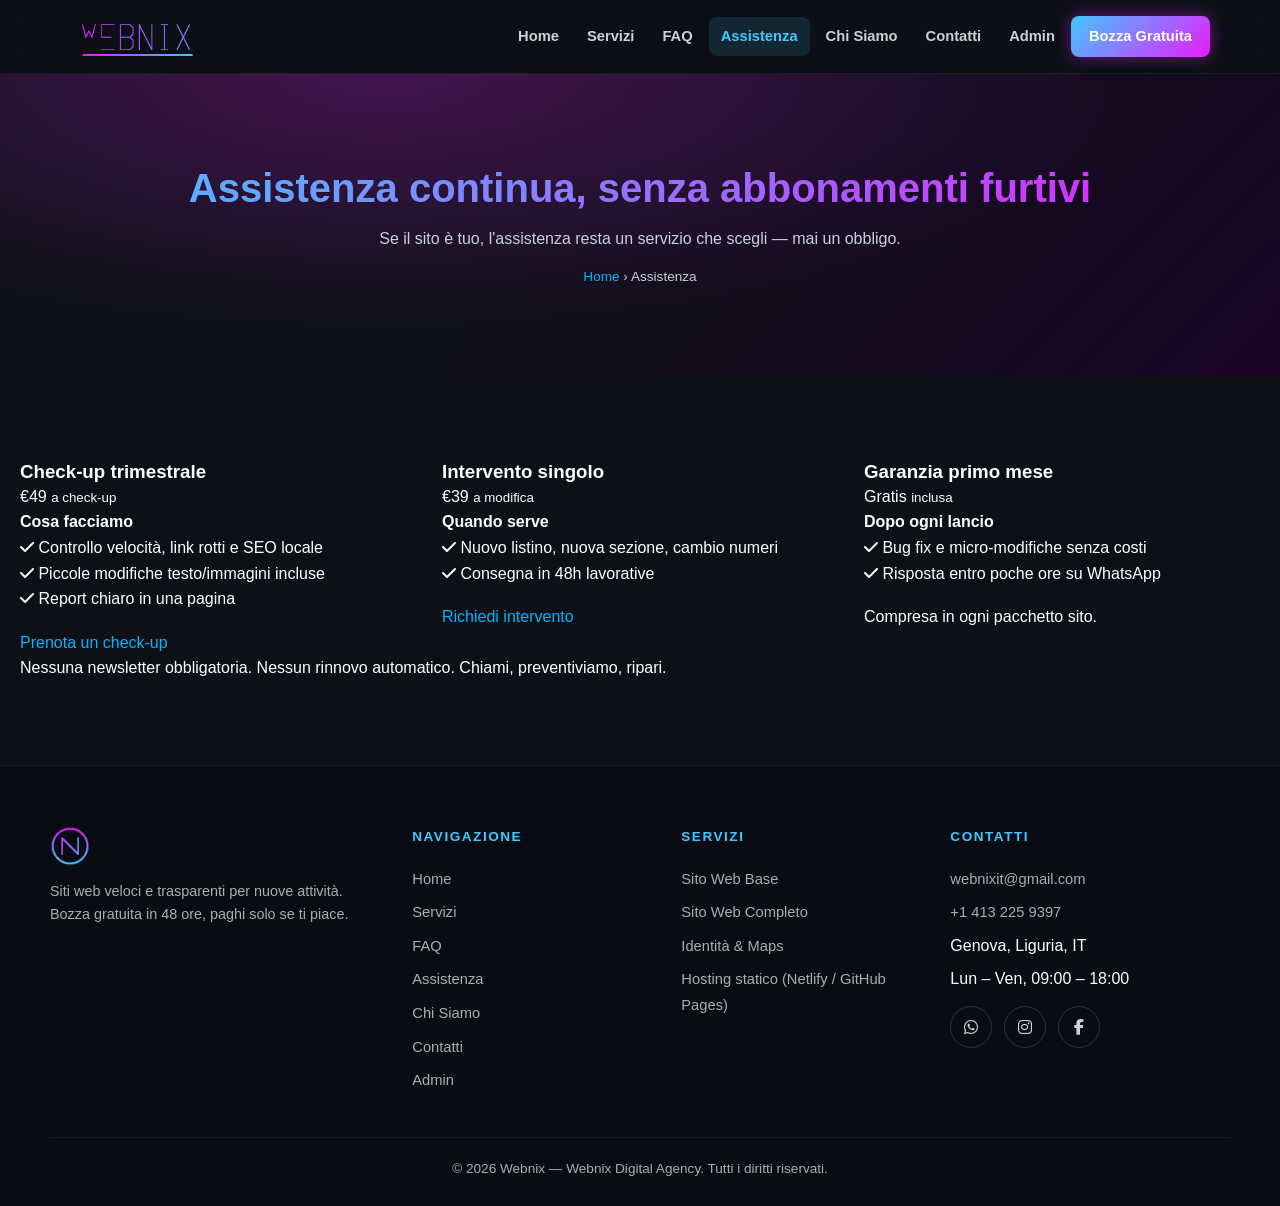
<file: assistenza.html>
<!DOCTYPE html>
<html lang="it">
<head>
  <meta charset="UTF-8">
  <meta name="viewport" content="width=device-width, initial-scale=1.0">
  <title>Assistenza siti web - Webnix | Check-up e interventi senza abbonamento</title>
  <meta name="description" content="Assistenza on-demand per il tuo sito: check-up trimestrale 49 euro, intervento singolo 39 euro, primo mese gratuito.">
  <link rel="icon" href="favicon-96x96.png" sizes="96x96">
  <link rel="icon" type="image/svg+xml" href="favicon.svg">
  <link rel="apple-touch-icon" href="apple-touch-icon.png">
  <link rel="stylesheet" href="https://cdnjs.cloudflare.com/ajax/libs/font-awesome/6.5.2/css/all.min.css">
  <link rel="stylesheet" href="style.css">
</head>
<body>

  <!-- ============ GLOBAL LOADER (#global-loader2) ============ -->
  <div id="global-loader2" role="status" aria-label="Caricamento pagina">
    <div id="loader-anello">
      <div id="loader-interno">
        <strong>WEBNIX</strong>
        <span>Digital Agency</span>
      </div>
    </div>
    <div id="loader-testo">
      Caricamento in corso... <span id="loader-percentuale">0%</span>
      <div id="loader-barra-fondo"><div id="loader-barra-riempimento"></div></div>
    </div>
  </div>
  <!-- ============ HEADER ============ -->
  <header id="intestazione">
    <div id="contenitore-header">
      <a id="link-logo" href="index.html" aria-label="Webnix, torna alla home">
        <img id="logo-webnix" src="loghi/WEBNIX.png" alt="Webnix Digital Agency">
      </a>
      <nav id="navigazione" aria-label="Navigazione principale">
        <a href="index.html">Home</a>
        <a href="servizi.html">Servizi</a>
        <a href="faq.html">FAQ</a>
        <a href="assistenza.html" aria-current="page">Assistenza</a>
        <a href="chi-siamo.html">Chi Siamo</a>
        <a href="contatti.html">Contatti</a>
        <a href="admin.html">Admin</a>
        <a id="link-bozza-header" href="contatti.html">Bozza Gratuita</a>
      </nav>
      <button id="pulsante-menu-mobile" type="button" aria-label="Apri menu" aria-expanded="false" aria-controls="menu-mobile">
        <i class="fa-solid fa-bars" aria-hidden="true"></i>
      </button>
    </div>
  </header>

  <!-- Overlay + Drawer mobile -->
  <div id="overlay-menu" aria-hidden="true"></div>
  <aside id="menu-mobile" aria-label="Menu mobile">
    <button id="chiusura-menu" type="button" aria-label="Chiudi menu">
      <i class="fa-solid fa-xmark" aria-hidden="true"></i>
    </button>
    <nav>
      <a href="index.html"><i class="fa-solid fa-house" aria-hidden="true"></i>Home</a>
      <a href="servizi.html"><i class="fa-solid fa-briefcase" aria-hidden="true"></i>Servizi</a>
      <a href="faq.html"><i class="fa-solid fa-circle-question" aria-hidden="true"></i>FAQ</a>
      <a href="assistenza.html" aria-current="page"><i class="fa-solid fa-headset" aria-hidden="true"></i>Assistenza</a>
      <a href="chi-siamo.html"><i class="fa-solid fa-users" aria-hidden="true"></i>Chi Siamo</a>
      <a href="contatti.html"><i class="fa-solid fa-envelope" aria-hidden="true"></i>Contatti</a>
      <a href="admin.html"><i class="fa-solid fa-lock" aria-hidden="true"></i>Admin</a>
    </nav>
    <a id="link-bozza-drawer" href="contatti.html">Richiedi la bozza gratuita</a>
  </aside>

  <main>
    <section id="intestazione-pagina">
      <div class="contenitore-sezione">
        <h1 id="titolo-pagina">Assistenza continua, senza abbonamenti furtivi</h1>
        <p>Se il sito &egrave; tuo, l'assistenza resta un servizio che scegli &mdash; mai un obbligo.</p>
        <p id="percorso-navigazione"><a href="index.html">Home</a> &#8250; Assistenza</p>
      </div>
    </section>

    <section id="sezione-assistenza">
      <div class="contenitore-sezione">
        <div id="griglia-servizi">
          <article class="card-servizio" visible>
            <h3>Check-up trimestrale</h3>
            <div class="prezzo-servizio">&euro;49 <small>a check-up</small></div>
            <div class="elenco-incluso"><h4>Cosa facciamo</h4><ul>
              <li><i class="fa-solid fa-check" aria-hidden="true"></i> Controllo velocit&agrave;, link rotti e SEO locale</li>
              <li><i class="fa-solid fa-check" aria-hidden="true"></i> Piccole modifiche testo/immagini incluse</li>
              <li><i class="fa-solid fa-check" aria-hidden="true"></i> Report chiaro in una pagina</li>
            </ul></div>
            <div riga-cta><a class="pulsante-servizio" href="contatti.html">Prenota un check-up</a></div>
          </article>
          <article class="card-servizio" visible delay="1">
            <h3>Intervento singolo</h3>
            <div class="prezzo-servizio">&euro;39 <small>a modifica</small></div>
            <div class="elenco-incluso"><h4>Quando serve</h4><ul>
              <li><i class="fa-solid fa-check" aria-hidden="true"></i> Nuovo listino, nuova sezione, cambio numeri</li>
              <li><i class="fa-solid fa-check" aria-hidden="true"></i> Consegna in 48h lavorative</li>
            </ul></div>
            <div riga-cta><a class="pulsante-servizio" secondario href="contatti.html">Richiedi intervento</a></div>
          </article>
          <article class="card-servizio" visible delay="2">
            <h3>Garanzia primo mese</h3>
            <div class="prezzo-servizio">Gratis <small>inclusa</small></div>
            <div class="elenco-incluso"><h4>Dopo ogni lancio</h4><ul>
              <li><i class="fa-solid fa-check" aria-hidden="true"></i> Bug fix e micro-modifiche senza costi</li>
              <li><i class="fa-solid fa-check" aria-hidden="true"></i> Risposta entro poche ore su WhatsApp</li>
            </ul></div>
            <div riga-cta><span class="notizia-prezzo">Compresa in ogni pacchetto sito.</span></div>
          </article>
        </div>
        <p class="sottotitolo-sezione" visible>Nessuna newsletter obbligatoria. Nessun rinnovo automatico. Chiami, preventiviamo, ripari.</p>
      </div>
    </section>
  </main>

  <!-- ============ FOOTER ============ -->
  <footer id="pie-di-pagina">
    <div id="contenitore-footer">
      <div id="colonna-brand-footer">
        <img src="WEBNIX-Logo-Solo-Simbolo-(1).png" alt="Webnix — simbolo del logo">
        <p>Siti web veloci e trasparenti per nuove attività. Bozza gratuita in 48 ore, paghi solo se ti piace.</p>
      </div>
      <div>
        <h4>Navigazione</h4>
        <ul>
          <li><a href="index.html">Home</a></li>
          <li><a href="servizi.html">Servizi</a></li>
          <li><a href="faq.html">FAQ</a></li>
          <li><a href="assistenza.html">Assistenza</a></li>
          <li><a href="chi-siamo.html">Chi Siamo</a></li>
          <li><a href="contatti.html">Contatti</a></li>
          <li><a href="admin.html">Admin</a></li>
        </ul>
      </div>
      <div>
        <h4>Servizi</h4>
        <ul>
          <li><a href="servizi.html#sito-base">Sito Web Base</a></li>
          <li><a href="servizi.html#sito-completo">Sito Web Completo</a></li>
          <li><a href="servizi.html#identita-maps">Identità &amp; Maps</a></li>
          <li><a href="servizi.html#hosting">Hosting statico (Netlify / GitHub Pages)</a></li>
        </ul>
      </div>
      <div>
        <h4>Contatti</h4>
        <ul>
          <li><a href="mailto:webnixit@gmail.com">webnixit@gmail.com</a></li>
          <li><a href="tel:+14132259397">+1 413 225 9397</a></li>
          <li>Genova, Liguria, IT</li>
          <li>Lun – Ven, 09:00 – 18:00</li>
        </ul>
        <div id="social-footer">
          <a href="https://wa.me/14132259397?text=Ciao%20Webnix!%20Vorrei%20la%20bozza%20gratuita%20del%20mio%20sito%20web." target="_blank" rel="noopener noreferrer" aria-label="WhatsApp"><i class="fa-brands fa-whatsapp" aria-hidden="true"></i></a>
          <a href="https://www.instagram.com/webnix.it" target="_blank" rel="noopener noreferrer" aria-label="Instagram"><i class="fa-brands fa-instagram" aria-hidden="true"></i></a>
          <a href="https://www.facebook.com/people/Webnix-Digital-Agency/61582890411506/" target="_blank" rel="noopener noreferrer" aria-label="Facebook"><i class="fa-brands fa-facebook-f" aria-hidden="true"></i></a>
        </div>
      </div>
    </div>
    <div id="riga-copyright">© 2026 Webnix — Webnix Digital Agency. Tutti i diritti riservati.</div>
  </footer>
  <script src="config.js"></script>
  <script src="script.js"></script>
</body>
</html>
</file>
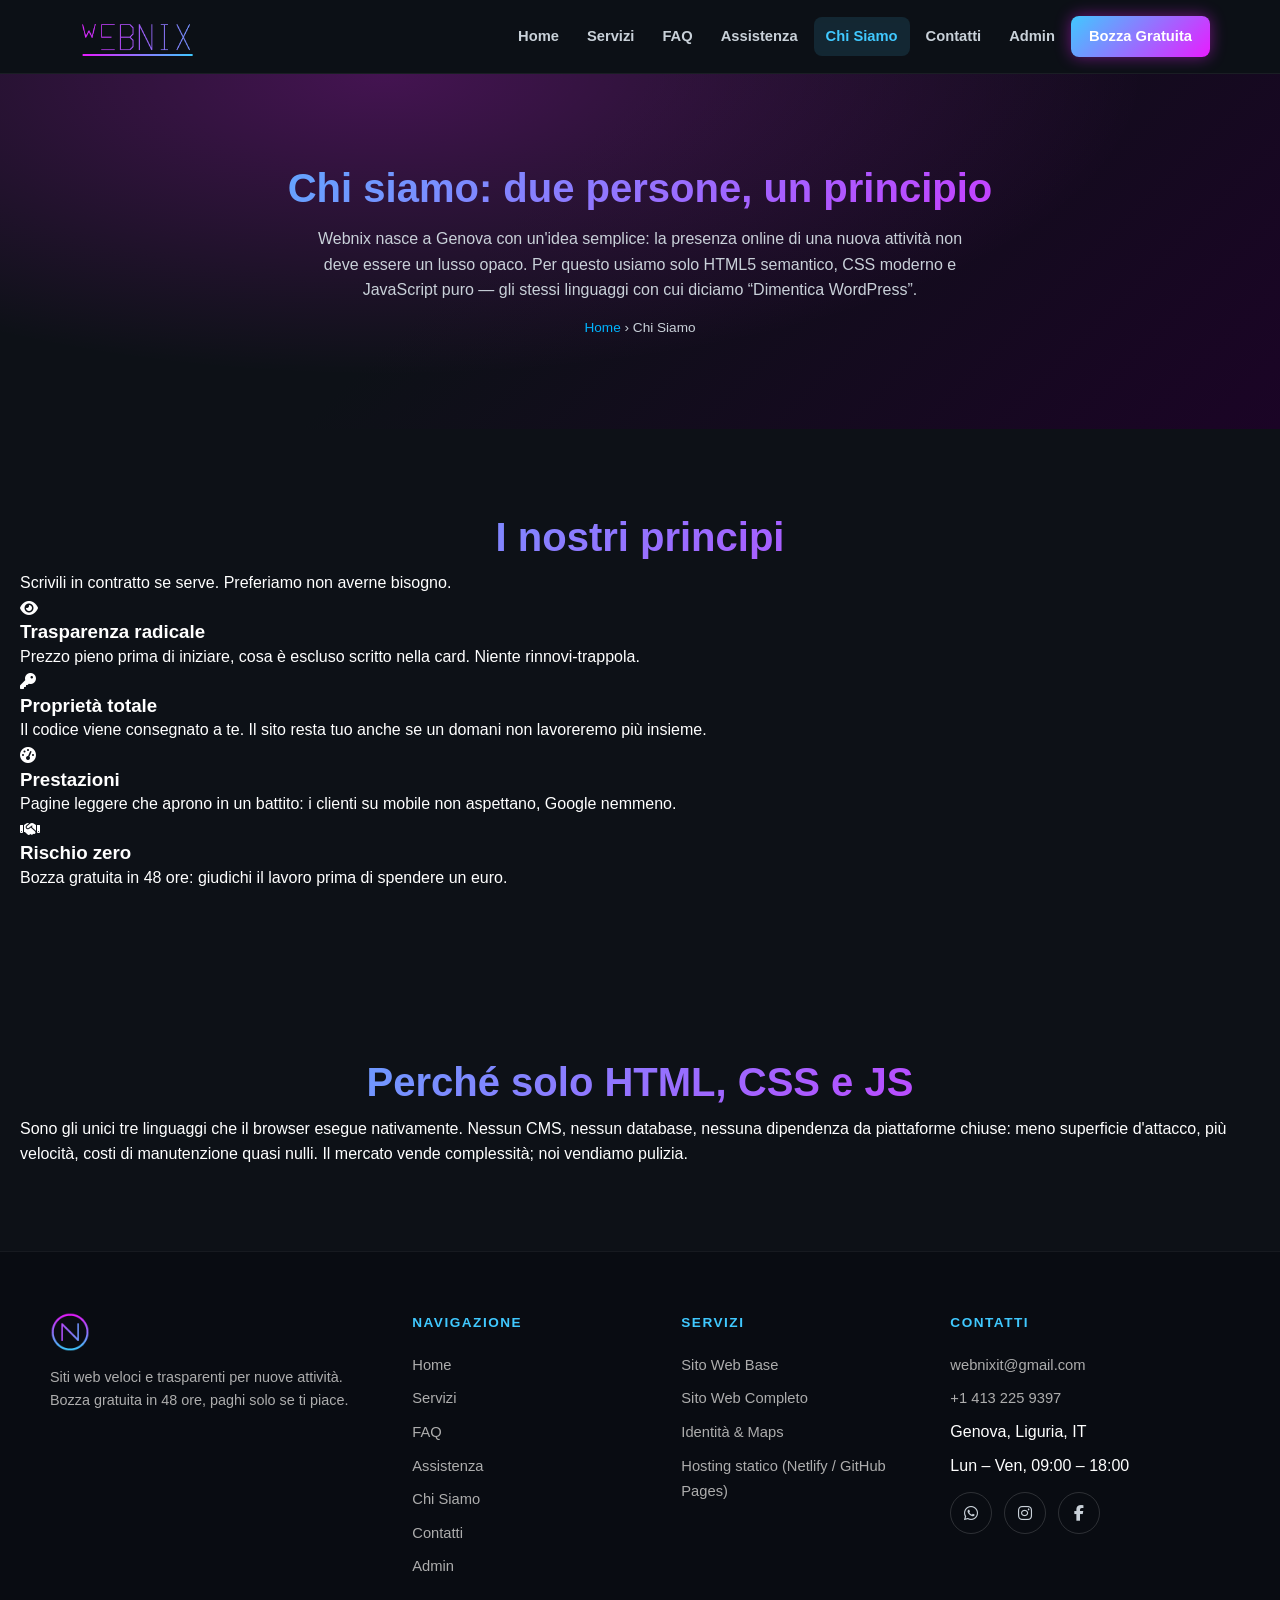
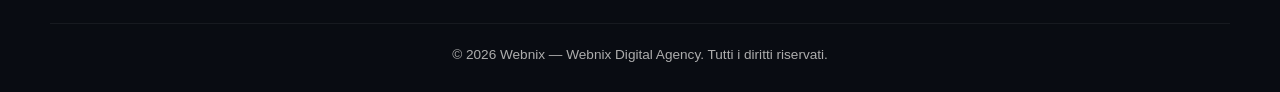
<file: chi-siamo.html>
<!DOCTYPE html>
<html lang="it">
<head>
  <meta charset="UTF-8">
  <meta name="viewport" content="width=device-width, initial-scale=1.0">
  <title>Chi siamo - Webnix Digital Agency | Trasparenza e rischio zero</title>
  <meta name="description" content="Webnix e una digital agency di Genova: trasparenza radicale, proprieta totale del codice, solo HTML CSS e JS.">
  <link rel="icon" href="favicon-96x96.png" sizes="96x96">
  <link rel="icon" type="image/svg+xml" href="favicon.svg">
  <link rel="apple-touch-icon" href="apple-touch-icon.png">
  <link rel="stylesheet" href="https://cdnjs.cloudflare.com/ajax/libs/font-awesome/6.5.2/css/all.min.css">
  <link rel="stylesheet" href="style.css">
</head>
<body>

  <!-- ============ GLOBAL LOADER (#global-loader2) ============ -->
  <div id="global-loader2" role="status" aria-label="Caricamento pagina">
    <div id="loader-anello">
      <div id="loader-interno">
        <strong>WEBNIX</strong>
        <span>Digital Agency</span>
      </div>
    </div>
    <div id="loader-testo">
      Caricamento in corso... <span id="loader-percentuale">0%</span>
      <div id="loader-barra-fondo"><div id="loader-barra-riempimento"></div></div>
    </div>
  </div>
  <!-- ============ HEADER ============ -->
  <header id="intestazione">
    <div id="contenitore-header">
      <a id="link-logo" href="index.html" aria-label="Webnix, torna alla home">
        <img id="logo-webnix" src="loghi/WEBNIX.png" alt="Webnix Digital Agency">
      </a>
      <nav id="navigazione" aria-label="Navigazione principale">
        <a href="index.html">Home</a>
        <a href="servizi.html">Servizi</a>
        <a href="faq.html">FAQ</a>
        <a href="assistenza.html">Assistenza</a>
        <a href="chi-siamo.html" aria-current="page">Chi Siamo</a>
        <a href="contatti.html">Contatti</a>
        <a href="admin.html">Admin</a>
        <a id="link-bozza-header" href="contatti.html">Bozza Gratuita</a>
      </nav>
      <button id="pulsante-menu-mobile" type="button" aria-label="Apri menu" aria-expanded="false" aria-controls="menu-mobile">
        <i class="fa-solid fa-bars" aria-hidden="true"></i>
      </button>
    </div>
  </header>

  <!-- Overlay + Drawer mobile -->
  <div id="overlay-menu" aria-hidden="true"></div>
  <aside id="menu-mobile" aria-label="Menu mobile">
    <button id="chiusura-menu" type="button" aria-label="Chiudi menu">
      <i class="fa-solid fa-xmark" aria-hidden="true"></i>
    </button>
    <nav>
      <a href="index.html"><i class="fa-solid fa-house" aria-hidden="true"></i>Home</a>
      <a href="servizi.html"><i class="fa-solid fa-briefcase" aria-hidden="true"></i>Servizi</a>
      <a href="faq.html"><i class="fa-solid fa-circle-question" aria-hidden="true"></i>FAQ</a>
      <a href="assistenza.html"><i class="fa-solid fa-headset" aria-hidden="true"></i>Assistenza</a>
      <a href="chi-siamo.html" aria-current="page"><i class="fa-solid fa-users" aria-hidden="true"></i>Chi Siamo</a>
      <a href="contatti.html"><i class="fa-solid fa-envelope" aria-hidden="true"></i>Contatti</a>
      <a href="admin.html"><i class="fa-solid fa-lock" aria-hidden="true"></i>Admin</a>
    </nav>
    <a id="link-bozza-drawer" href="contatti.html">Richiedi la bozza gratuita</a>
  </aside>

  <main>
    <section id="intestazione-pagina">
      <div class="contenitore-sezione">
        <h1 id="titolo-pagina">Chi siamo: due persone, un principio</h1>
        <p>Webnix nasce a Genova con un'idea semplice: la presenza online di una nuova attivit&agrave; non deve essere un lusso opaco. Per questo usiamo solo HTML5 semantico, CSS moderno e JavaScript puro &mdash; gli stessi linguaggi con cui diciamo &ldquo;Dimentica WordPress&rdquo;.</p>
        <p id="percorso-navigazione"><a href="index.html">Home</a> &#8250; Chi Siamo</p>
      </div>
    </section>

    <section id="sezione-valori">
      <div class="contenitore-sezione">
        <h2 stile-titolo visible>I nostri principi</h2>
        <p class="sottotitolo-sezione" visible delay="1">Scrivili in contratto se serve. Preferiamo non averne bisogno.</p>
        <div id="griglia-valori">
          <div class="card-valore" visible>
            <i class="fa-solid fa-eye" aria-hidden="true"></i>
            <h3>Trasparenza radicale</h3>
            <p>Prezzo pieno prima di iniziare, cosa &egrave; escluso scritto nella card. Niente rinnovi-trappola.</p>
          </div>
          <div class="card-valore" visible delay="1">
            <i class="fa-solid fa-key" aria-hidden="true"></i>
            <h3>Propriet&agrave; totale</h3>
            <p>Il codice viene consegnato a te. Il sito resta tuo anche se un domani non lavoreremo pi&ugrave; insieme.</p>
          </div>
          <div class="card-valore" visible delay="2">
            <i class="fa-solid fa-gauge-high" aria-hidden="true"></i>
            <h3>Prestazioni</h3>
            <p>Pagine leggere che aprono in un battito: i clienti su mobile non aspettano, Google nemmeno.</p>
          </div>
          <div class="card-valore" visible delay="3">
            <i class="fa-solid fa-handshake" aria-hidden="true"></i>
            <h3>Rischio zero</h3>
            <p>Bozza gratuita in 48 ore: giudichi il lavoro prima di spendere un euro.</p>
          </div>
        </div>
      </div>
    </section>
    <section id="sezione-metodo">
      <div class="contenitore-sezione">
        <h2 stile-titolo visible>Perch&eacute; solo HTML, CSS e JS</h2>
        <p class="sottotitolo-sezione" visible delay="1">Sono gli unici tre linguaggi che il browser esegue nativamente. Nessun CMS, nessun database, nessuna dipendenza da piattaforme chiuse: meno superficie d'attacco, pi&ugrave; velocit&agrave;, costi di manutenzione quasi nulli. Il mercato vende complessit&agrave;; noi vendiamo pulizia.</p>
      </div>
    </section>
  </main>

  <!-- ============ FOOTER ============ -->
  <footer id="pie-di-pagina">
    <div id="contenitore-footer">
      <div id="colonna-brand-footer">
        <img src="WEBNIX-Logo-Solo-Simbolo-(1).png" alt="Webnix — simbolo del logo">
        <p>Siti web veloci e trasparenti per nuove attività. Bozza gratuita in 48 ore, paghi solo se ti piace.</p>
      </div>
      <div>
        <h4>Navigazione</h4>
        <ul>
          <li><a href="index.html">Home</a></li>
          <li><a href="servizi.html">Servizi</a></li>
          <li><a href="faq.html">FAQ</a></li>
          <li><a href="assistenza.html">Assistenza</a></li>
          <li><a href="chi-siamo.html">Chi Siamo</a></li>
          <li><a href="contatti.html">Contatti</a></li>
          <li><a href="admin.html">Admin</a></li>
        </ul>
      </div>
      <div>
        <h4>Servizi</h4>
        <ul>
          <li><a href="servizi.html#sito-base">Sito Web Base</a></li>
          <li><a href="servizi.html#sito-completo">Sito Web Completo</a></li>
          <li><a href="servizi.html#identita-maps">Identità &amp; Maps</a></li>
          <li><a href="servizi.html#hosting">Hosting statico (Netlify / GitHub Pages)</a></li>
        </ul>
      </div>
      <div>
        <h4>Contatti</h4>
        <ul>
          <li><a href="mailto:webnixit@gmail.com">webnixit@gmail.com</a></li>
          <li><a href="tel:+14132259397">+1 413 225 9397</a></li>
          <li>Genova, Liguria, IT</li>
          <li>Lun – Ven, 09:00 – 18:00</li>
        </ul>
        <div id="social-footer">
          <a href="https://wa.me/14132259397?text=Ciao%20Webnix!%20Vorrei%20la%20bozza%20gratuita%20del%20mio%20sito%20web." target="_blank" rel="noopener noreferrer" aria-label="WhatsApp"><i class="fa-brands fa-whatsapp" aria-hidden="true"></i></a>
          <a href="https://www.instagram.com/webnix.it" target="_blank" rel="noopener noreferrer" aria-label="Instagram"><i class="fa-brands fa-instagram" aria-hidden="true"></i></a>
          <a href="https://www.facebook.com/people/Webnix-Digital-Agency/61582890411506/" target="_blank" rel="noopener noreferrer" aria-label="Facebook"><i class="fa-brands fa-facebook-f" aria-hidden="true"></i></a>
        </div>
      </div>
    </div>
    <div id="riga-copyright">© 2026 Webnix — Webnix Digital Agency. Tutti i diritti riservati.</div>
  </footer>
  <script src="config.js"></script>
  <script src="script.js"></script>
</body>
</html>
</file>
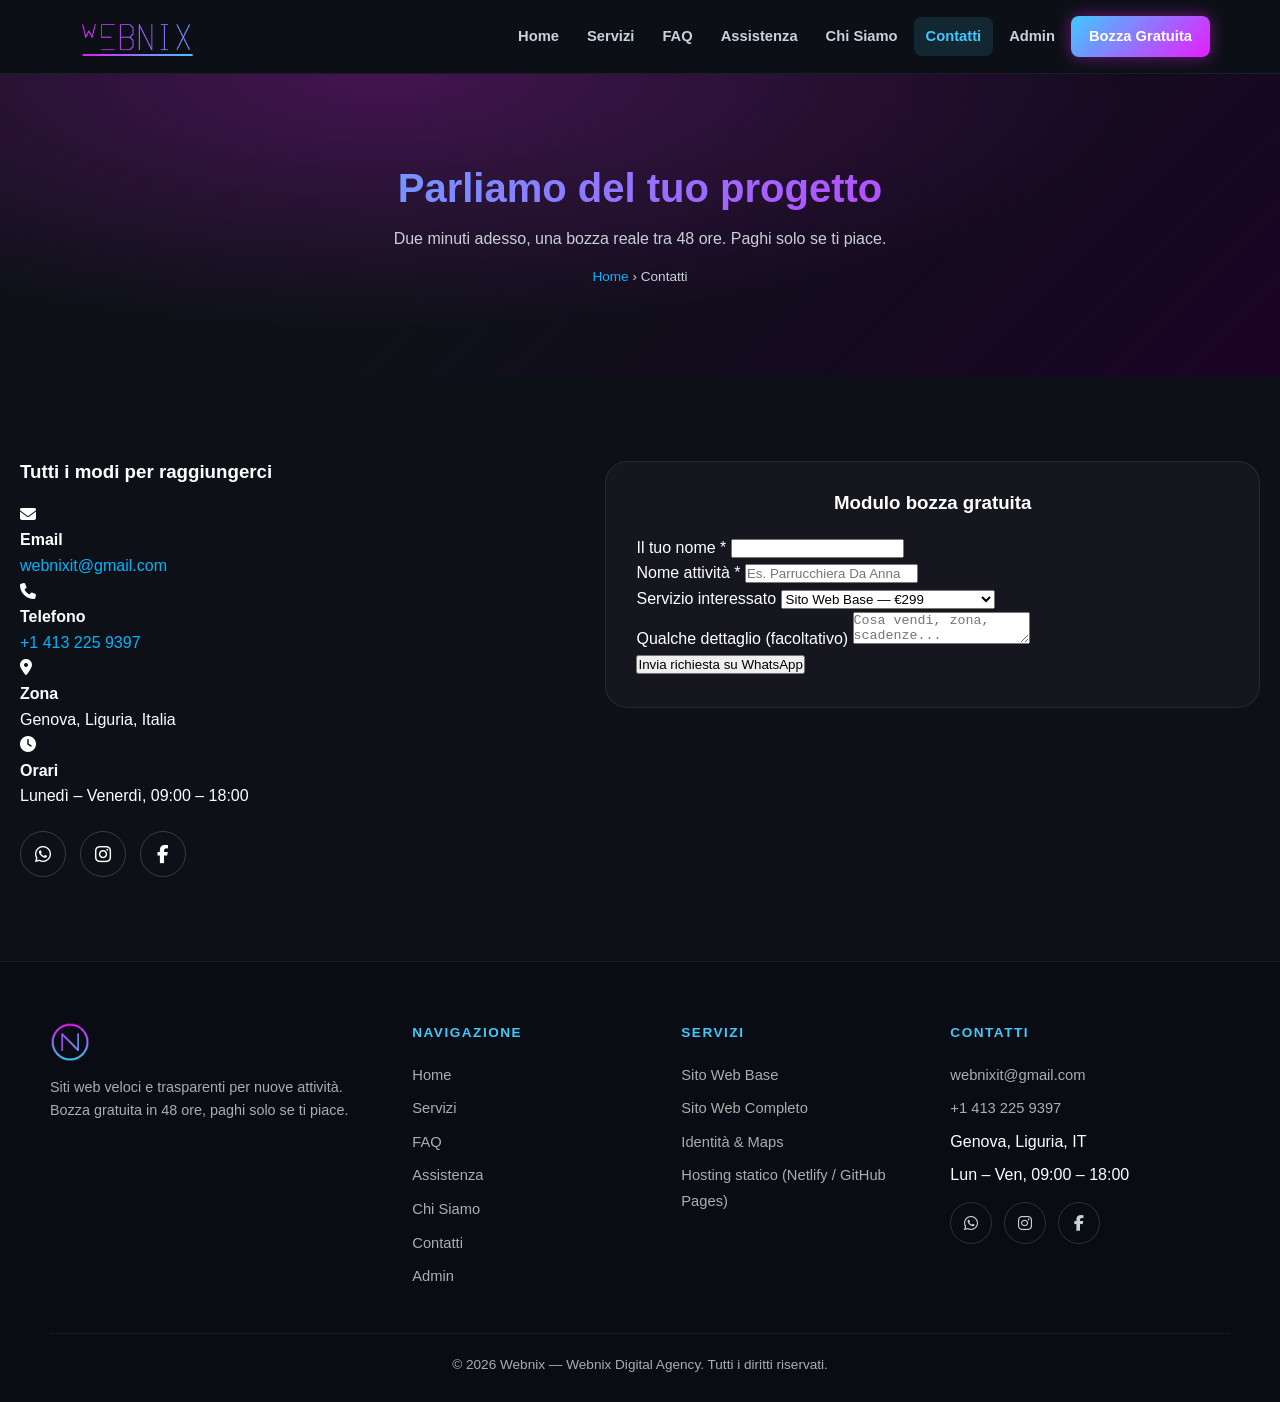
<file: contatti.html>
<!DOCTYPE html>
<html lang="it">
<head>
  <meta charset="UTF-8">
  <meta name="viewport" content="width=device-width, initial-scale=1.0">
  <title>Contatti - Webnix | Richiedi la bozza gratuita in 48 ore</title>
  <meta name="description" content="Contatta Webnix: email, telefono, WhatsApp e modulo per richiedere la bozza gratuita del sito in 48 ore.">
  <link rel="icon" href="favicon-96x96.png" sizes="96x96">
  <link rel="icon" type="image/svg+xml" href="favicon.svg">
  <link rel="apple-touch-icon" href="apple-touch-icon.png">
  <link rel="stylesheet" href="https://cdnjs.cloudflare.com/ajax/libs/font-awesome/6.5.2/css/all.min.css">
  <link rel="stylesheet" href="style.css">
</head>
<body>

  <!-- ============ GLOBAL LOADER (#global-loader2) ============ -->
  <div id="global-loader2" role="status" aria-label="Caricamento pagina">
    <div id="loader-anello">
      <div id="loader-interno">
        <strong>WEBNIX</strong>
        <span>Digital Agency</span>
      </div>
    </div>
    <div id="loader-testo">
      Caricamento in corso... <span id="loader-percentuale">0%</span>
      <div id="loader-barra-fondo"><div id="loader-barra-riempimento"></div></div>
    </div>
  </div>
  <!-- ============ HEADER ============ -->
  <header id="intestazione">
    <div id="contenitore-header">
      <a id="link-logo" href="index.html" aria-label="Webnix, torna alla home">
        <img id="logo-webnix" src="loghi/WEBNIX.png" alt="Webnix Digital Agency">
      </a>
      <nav id="navigazione" aria-label="Navigazione principale">
        <a href="index.html">Home</a>
        <a href="servizi.html">Servizi</a>
        <a href="faq.html">FAQ</a>
        <a href="assistenza.html">Assistenza</a>
        <a href="chi-siamo.html">Chi Siamo</a>
        <a href="contatti.html" aria-current="page">Contatti</a>
        <a href="admin.html">Admin</a>
        <a id="link-bozza-header" href="contatti.html">Bozza Gratuita</a>
      </nav>
      <button id="pulsante-menu-mobile" type="button" aria-label="Apri menu" aria-expanded="false" aria-controls="menu-mobile">
        <i class="fa-solid fa-bars" aria-hidden="true"></i>
      </button>
    </div>
  </header>

  <!-- Overlay + Drawer mobile -->
  <div id="overlay-menu" aria-hidden="true"></div>
  <aside id="menu-mobile" aria-label="Menu mobile">
    <button id="chiusura-menu" type="button" aria-label="Chiudi menu">
      <i class="fa-solid fa-xmark" aria-hidden="true"></i>
    </button>
    <nav>
      <a href="index.html"><i class="fa-solid fa-house" aria-hidden="true"></i>Home</a>
      <a href="servizi.html"><i class="fa-solid fa-briefcase" aria-hidden="true"></i>Servizi</a>
      <a href="faq.html"><i class="fa-solid fa-circle-question" aria-hidden="true"></i>FAQ</a>
      <a href="assistenza.html"><i class="fa-solid fa-headset" aria-hidden="true"></i>Assistenza</a>
      <a href="chi-siamo.html"><i class="fa-solid fa-users" aria-hidden="true"></i>Chi Siamo</a>
      <a href="contatti.html" aria-current="page"><i class="fa-solid fa-envelope" aria-hidden="true"></i>Contatti</a>
      <a href="admin.html"><i class="fa-solid fa-lock" aria-hidden="true"></i>Admin</a>
    </nav>
    <a id="link-bozza-drawer" href="contatti.html">Richiedi la bozza gratuita</a>
  </aside>

  <main>
    <section id="intestazione-pagina">
      <div class="contenitore-sezione">
        <h1 id="titolo-pagina">Parliamo del tuo progetto</h1>
        <p>Due minuti adesso, una bozza reale tra 48 ore. Paghi solo se ti piace.</p>
        <p id="percorso-navigazione"><a href="index.html">Home</a> &#8250; Contatti</p>
      </div>
    </section>

    <section id="sezione-contatti">
      <div class="contenitore-sezione">
        <div id="disposizione-contatti">
          <div id="colonna-informazioni" visible>
            <h3>Tutti i modi per raggiungerci</h3>
            <div class="riga-contatto">
              <i class="fa-solid fa-envelope" aria-hidden="true"></i>
              <div><strong>Email</strong><br><a href="mailto:webnixit@gmail.com">webnixit@gmail.com</a></div>
            </div>
            <div class="riga-contatto">
              <i class="fa-solid fa-phone" aria-hidden="true"></i>
              <div><strong>Telefono</strong><br><a href="tel:+14132259397">+1 413 225 9397</a></div>
            </div>
            <div class="riga-contatto">
              <i class="fa-solid fa-location-dot" aria-hidden="true"></i>
              <div><strong>Zona</strong><br>Genova, Liguria, Italia</div>
            </div>
            <div class="riga-contatto">
              <i class="fa-solid fa-clock" aria-hidden="true"></i>
              <div><strong>Orari</strong><br>Luned&igrave; &ndash; Venerd&igrave;, 09:00 &ndash; 18:00</div>
            </div>
            <div id="riga-social-contatti">
              <a href="https://wa.me/14132259397?text=Ciao%20Webnix!%20Vorrei%20la%20bozza%20gratuita%20del%20mio%20sito%20web." target="_blank" rel="noopener noreferrer" aria-label="WhatsApp"><i class="fa-brands fa-whatsapp" aria-hidden="true"></i></a>
              <a href="https://www.instagram.com/webnix.it" target="_blank" rel="noopener noreferrer" aria-label="Instagram"><i class="fa-brands fa-instagram" aria-hidden="true"></i></a>
              <a href="https://www.facebook.com/people/Webnix-Digital-Agency/61582890411506/" target="_blank" rel="noopener noreferrer" aria-label="Facebook"><i class="fa-brands fa-facebook-f" aria-hidden="true"></i></a>
            </div>
          </div>
          <form id="modulo-contatti" visible delay="1" novalidate>
            <h3>Modulo bozza gratuita</h3>
            <div class="campo-modulo">
              <label for="campo-nome">Il tuo nome *</label>
              <input id="campo-nome" name="nome" type="text" autocomplete="name" required>
            </div>
            <div class="campo-modulo">
              <label for="campo-attivita">Nome attivit&agrave; *</label>
              <input id="campo-attivita" name="attivita" type="text" placeholder="Es. Parrucchiera Da Anna" required>
            </div>
            <div class="campo-modulo">
              <label for="campo-servizio">Servizio interessato</label>
              <select id="campo-servizio" name="servizio">
                <option value="Sito Web Base">Sito Web Base &mdash; &euro;299</option>
                <option value="Sito Web Completo">Sito Web Completo &mdash; &euro;549</option>
                <option value="Identita Maps Pack">Identit&agrave; &amp; Maps Pack &mdash; &euro;199</option>
                <option value="Non lo so">Non so ancora, consigliatemi voi</option>
              </select>
            </div>
            <div class="campo-modulo">
              <label for="campo-dettagli">Qualche dettaglio (facoltativo)</label>
              <textarea id="campo-dettagli" name="dettagli" placeholder="Cosa vendi, zona, scadenze..."></textarea>
            </div>
            <button class="pulsante-servizio" type="submit">Invia richiesta su WhatsApp</button>
            <p id="messaggio-contatti" role="status"></p>
          </form>
        </div>
      </div>
    </section>
  </main>

  <!-- ============ FOOTER ============ -->
  <footer id="pie-di-pagina">
    <div id="contenitore-footer">
      <div id="colonna-brand-footer">
        <img src="WEBNIX-Logo-Solo-Simbolo-(1).png" alt="Webnix — simbolo del logo">
        <p>Siti web veloci e trasparenti per nuove attività. Bozza gratuita in 48 ore, paghi solo se ti piace.</p>
      </div>
      <div>
        <h4>Navigazione</h4>
        <ul>
          <li><a href="index.html">Home</a></li>
          <li><a href="servizi.html">Servizi</a></li>
          <li><a href="faq.html">FAQ</a></li>
          <li><a href="assistenza.html">Assistenza</a></li>
          <li><a href="chi-siamo.html">Chi Siamo</a></li>
          <li><a href="contatti.html">Contatti</a></li>
          <li><a href="admin.html">Admin</a></li>
        </ul>
      </div>
      <div>
        <h4>Servizi</h4>
        <ul>
          <li><a href="servizi.html#sito-base">Sito Web Base</a></li>
          <li><a href="servizi.html#sito-completo">Sito Web Completo</a></li>
          <li><a href="servizi.html#identita-maps">Identità &amp; Maps</a></li>
          <li><a href="servizi.html#hosting">Hosting statico (Netlify / GitHub Pages)</a></li>
        </ul>
      </div>
      <div>
        <h4>Contatti</h4>
        <ul>
          <li><a href="mailto:webnixit@gmail.com">webnixit@gmail.com</a></li>
          <li><a href="tel:+14132259397">+1 413 225 9397</a></li>
          <li>Genova, Liguria, IT</li>
          <li>Lun – Ven, 09:00 – 18:00</li>
        </ul>
        <div id="social-footer">
          <a href="https://wa.me/14132259397?text=Ciao%20Webnix!%20Vorrei%20la%20bozza%20gratuita%20del%20mio%20sito%20web." target="_blank" rel="noopener noreferrer" aria-label="WhatsApp"><i class="fa-brands fa-whatsapp" aria-hidden="true"></i></a>
          <a href="https://www.instagram.com/webnix.it" target="_blank" rel="noopener noreferrer" aria-label="Instagram"><i class="fa-brands fa-instagram" aria-hidden="true"></i></a>
          <a href="https://www.facebook.com/people/Webnix-Digital-Agency/61582890411506/" target="_blank" rel="noopener noreferrer" aria-label="Facebook"><i class="fa-brands fa-facebook-f" aria-hidden="true"></i></a>
        </div>
      </div>
    </div>
    <div id="riga-copyright">© 2026 Webnix — Webnix Digital Agency. Tutti i diritti riservati.</div>
  </footer>
  <script src="config.js"></script>
  <script src="script.js"></script>
</body>
</html>
</file>
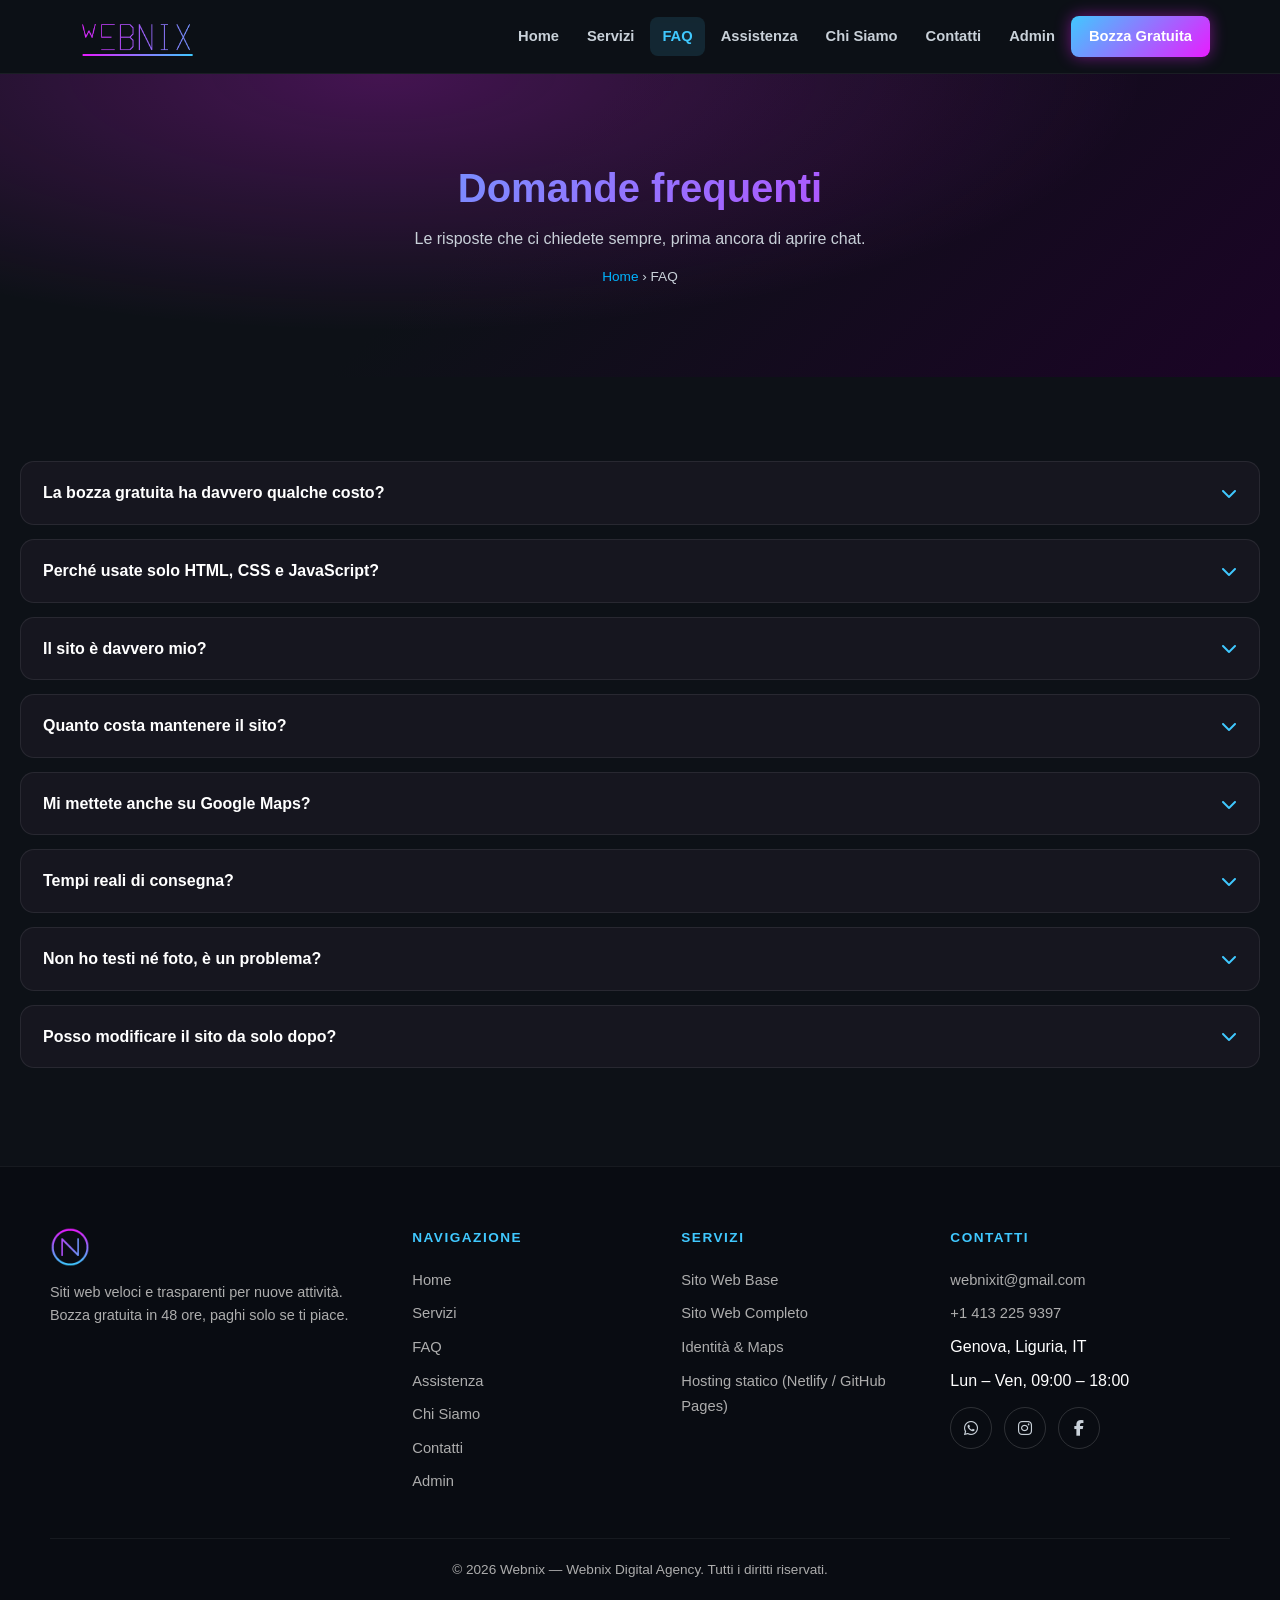
<file: faq.html>
<!DOCTYPE html>
<html lang="it">
<head>
  <meta charset="UTF-8">
  <meta name="viewport" content="width=device-width, initial-scale=1.0">
  <title>FAQ - Webnix | Risposte su bozza gratuita, costi e proprieta del sito</title>
  <meta name="description" content="Tutte le risposte su bozza gratuita 48h, proprieta del codice, costi di mantenimento e Google Maps.">
  <link rel="icon" href="favicon-96x96.png" sizes="96x96">
  <link rel="icon" type="image/svg+xml" href="favicon.svg">
  <link rel="apple-touch-icon" href="apple-touch-icon.png">
  <link rel="stylesheet" href="https://cdnjs.cloudflare.com/ajax/libs/font-awesome/6.5.2/css/all.min.css">
  <link rel="stylesheet" href="style.css">
</head>
<body>

  <!-- ============ GLOBAL LOADER (#global-loader2) ============ -->
  <div id="global-loader2" role="status" aria-label="Caricamento pagina">
    <div id="loader-anello">
      <div id="loader-interno">
        <strong>WEBNIX</strong>
        <span>Digital Agency</span>
      </div>
    </div>
    <div id="loader-testo">
      Caricamento in corso... <span id="loader-percentuale">0%</span>
      <div id="loader-barra-fondo"><div id="loader-barra-riempimento"></div></div>
    </div>
  </div>
  <!-- ============ HEADER ============ -->
  <header id="intestazione">
    <div id="contenitore-header">
      <a id="link-logo" href="index.html" aria-label="Webnix, torna alla home">
        <img id="logo-webnix" src="loghi/WEBNIX.png" alt="Webnix Digital Agency">
      </a>
      <nav id="navigazione" aria-label="Navigazione principale">
        <a href="index.html">Home</a>
        <a href="servizi.html">Servizi</a>
        <a href="faq.html" aria-current="page">FAQ</a>
        <a href="assistenza.html">Assistenza</a>
        <a href="chi-siamo.html">Chi Siamo</a>
        <a href="contatti.html">Contatti</a>
        <a href="admin.html">Admin</a>
        <a id="link-bozza-header" href="contatti.html">Bozza Gratuita</a>
      </nav>
      <button id="pulsante-menu-mobile" type="button" aria-label="Apri menu" aria-expanded="false" aria-controls="menu-mobile">
        <i class="fa-solid fa-bars" aria-hidden="true"></i>
      </button>
    </div>
  </header>

  <!-- Overlay + Drawer mobile -->
  <div id="overlay-menu" aria-hidden="true"></div>
  <aside id="menu-mobile" aria-label="Menu mobile">
    <button id="chiusura-menu" type="button" aria-label="Chiudi menu">
      <i class="fa-solid fa-xmark" aria-hidden="true"></i>
    </button>
    <nav>
      <a href="index.html"><i class="fa-solid fa-house" aria-hidden="true"></i>Home</a>
      <a href="servizi.html"><i class="fa-solid fa-briefcase" aria-hidden="true"></i>Servizi</a>
      <a href="faq.html" aria-current="page"><i class="fa-solid fa-circle-question" aria-hidden="true"></i>FAQ</a>
      <a href="assistenza.html"><i class="fa-solid fa-headset" aria-hidden="true"></i>Assistenza</a>
      <a href="chi-siamo.html"><i class="fa-solid fa-users" aria-hidden="true"></i>Chi Siamo</a>
      <a href="contatti.html"><i class="fa-solid fa-envelope" aria-hidden="true"></i>Contatti</a>
      <a href="admin.html"><i class="fa-solid fa-lock" aria-hidden="true"></i>Admin</a>
    </nav>
    <a id="link-bozza-drawer" href="contatti.html">Richiedi la bozza gratuita</a>
  </aside>

  <main>
    <section id="intestazione-pagina">
      <div class="contenitore-sezione">
        <h1 id="titolo-pagina">Domande frequenti</h1>
        <p>Le risposte che ci chiedete sempre, prima ancora di aprire chat.</p>
        <p id="percorso-navigazione"><a href="index.html">Home</a> &#8250; FAQ</p>
      </div>
    </section>

    <section id="sezione-faq">
      <div class="contenitore-sezione">
        <details class="dettaglio-faq" visible>
          <summary>La bozza gratuita ha davvero qualche costo?<i class="fa-solid fa-chevron-down" aria-hidden="true"></i></summary>
          <div class="corpo-faq"><p>No. Realizziamo una proposta grafica del tuo sito in 48 ore. Se non ti piace, non paghi nulla. Nessuna carta di credito richiesta.</p></div>
        </details>
        <details class="dettaglio-faq" visible>
          <summary>Perch&eacute; usate solo HTML, CSS e JavaScript?<i class="fa-solid fa-chevron-down" aria-hidden="true"></i></summary>
          <div class="corpo-faq"><p>Perch&eacute; sono gli unici linguaggi che il browser parla nativamente: niente database da aggiornare, niente plugin da pagare, caricamento rapidissimo. &Egrave; anche ci&ograve; che rende il sito tuo per sempre, leggibile e modificabile da chiunque.</p></div>
        </details>
        <details class="dettaglio-faq" visible>
          <summary>Il sito &egrave; davvero mio?<i class="fa-solid fa-chevron-down" aria-hidden="true"></i></summary>
          <div class="corpo-faq"><p>S&igrave;. Ti consegnamo l'intero codice sorgente. Puoi ospitarlo dove vuoi, anche da un altro fornitore, senza lock-in.</p></div>
        </details>
        <details class="dettaglio-faq" visible>
          <summary>Quanto costa mantenere il sito?<i class="fa-solid fa-chevron-down" aria-hidden="true"></i></summary>
          <div class="corpo-faq"><p>Con hosting statico (Netlify o GitHub Pages) puoi partire da 0 euro/anno. Il dominio costa circa 10&ndash;15 euro/anno e lo scegli tu. Niente canoni nascosti.</p></div>
        </details>
        <details class="dettaglio-faq" visible>
          <summary>Mi mettete anche su Google Maps?<i class="fa-solid fa-chevron-down" aria-hidden="true"></i></summary>
          <div class="corpo-faq"><p>S&igrave;: nei pacchetti sito &egrave; incluso il setup della scheda Google Business Profile ottimizzata per la ricerca locale.</p></div>
        </details>
        <details class="dettaglio-faq" visible>
          <summary>Tempi reali di consegna?<i class="fa-solid fa-chevron-down" aria-hidden="true"></i></summary>
          <div class="corpo-faq"><p>Bozza in 48 ore lavorative. Sito completo finito in 5&ndash;10 giorni dalla tua approvazione.</p></div>
        </details>
        <details class="dettaglio-faq" visible>
          <summary>Non ho testi n&eacute; foto, &egrave; un problema?<i class="fa-solid fa-chevron-down" aria-hidden="true"></i></summary>
          <div class="corpo-faq"><p>Nessun problema: il copywriting &egrave; incluso nel pacchetto Completo e per le immagini usiamo stock libere o uno shooting coordinato con te.</p></div>
        </details>
        <details class="dettaglio-faq" visible>
          <summary>Posso modificare il sito da solo dopo?<i class="fa-solid fa-chevron-down" aria-hidden="true"></i></summary>
          <div class="corpo-faq"><p>Il codice &egrave; pulito e commentato: per modifiche semplici ti formiamo gratis. Per il resto c'&egrave; il piano Assistenza.</p></div>
        </details>
      </div>
    </section>
  </main>

  <!-- ============ FOOTER ============ -->
  <footer id="pie-di-pagina">
    <div id="contenitore-footer">
      <div id="colonna-brand-footer">
        <img src="WEBNIX-Logo-Solo-Simbolo-(1).png" alt="Webnix — simbolo del logo">
        <p>Siti web veloci e trasparenti per nuove attività. Bozza gratuita in 48 ore, paghi solo se ti piace.</p>
      </div>
      <div>
        <h4>Navigazione</h4>
        <ul>
          <li><a href="index.html">Home</a></li>
          <li><a href="servizi.html">Servizi</a></li>
          <li><a href="faq.html">FAQ</a></li>
          <li><a href="assistenza.html">Assistenza</a></li>
          <li><a href="chi-siamo.html">Chi Siamo</a></li>
          <li><a href="contatti.html">Contatti</a></li>
          <li><a href="admin.html">Admin</a></li>
        </ul>
      </div>
      <div>
        <h4>Servizi</h4>
        <ul>
          <li><a href="servizi.html#sito-base">Sito Web Base</a></li>
          <li><a href="servizi.html#sito-completo">Sito Web Completo</a></li>
          <li><a href="servizi.html#identita-maps">Identità &amp; Maps</a></li>
          <li><a href="servizi.html#hosting">Hosting statico (Netlify / GitHub Pages)</a></li>
        </ul>
      </div>
      <div>
        <h4>Contatti</h4>
        <ul>
          <li><a href="mailto:webnixit@gmail.com">webnixit@gmail.com</a></li>
          <li><a href="tel:+14132259397">+1 413 225 9397</a></li>
          <li>Genova, Liguria, IT</li>
          <li>Lun – Ven, 09:00 – 18:00</li>
        </ul>
        <div id="social-footer">
          <a href="https://wa.me/14132259397?text=Ciao%20Webnix!%20Vorrei%20la%20bozza%20gratuita%20del%20mio%20sito%20web." target="_blank" rel="noopener noreferrer" aria-label="WhatsApp"><i class="fa-brands fa-whatsapp" aria-hidden="true"></i></a>
          <a href="https://www.instagram.com/webnix.it" target="_blank" rel="noopener noreferrer" aria-label="Instagram"><i class="fa-brands fa-instagram" aria-hidden="true"></i></a>
          <a href="https://www.facebook.com/people/Webnix-Digital-Agency/61582890411506/" target="_blank" rel="noopener noreferrer" aria-label="Facebook"><i class="fa-brands fa-facebook-f" aria-hidden="true"></i></a>
        </div>
      </div>
    </div>
    <div id="riga-copyright">© 2026 Webnix — Webnix Digital Agency. Tutti i diritti riservati.</div>
  </footer>
  <script src="config.js"></script>
  <script src="script.js"></script>
</body>
</html>
</file>
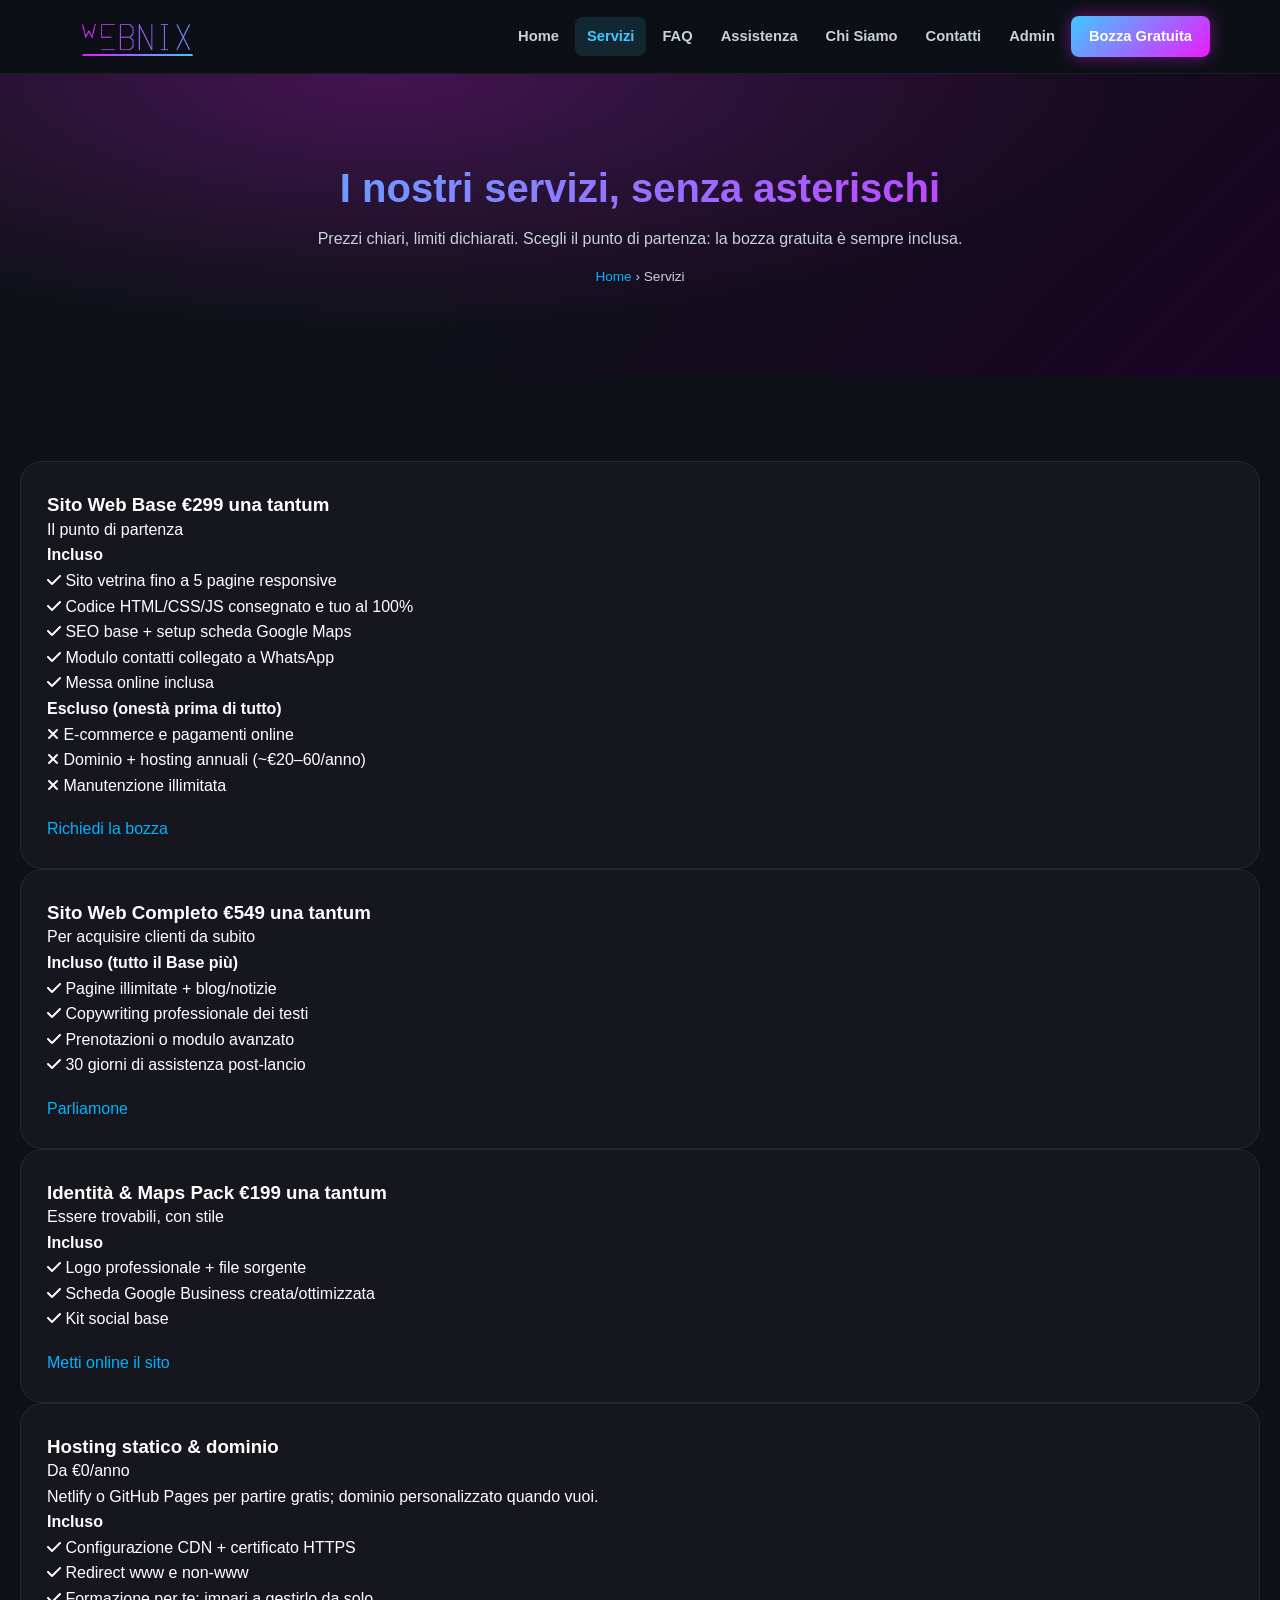
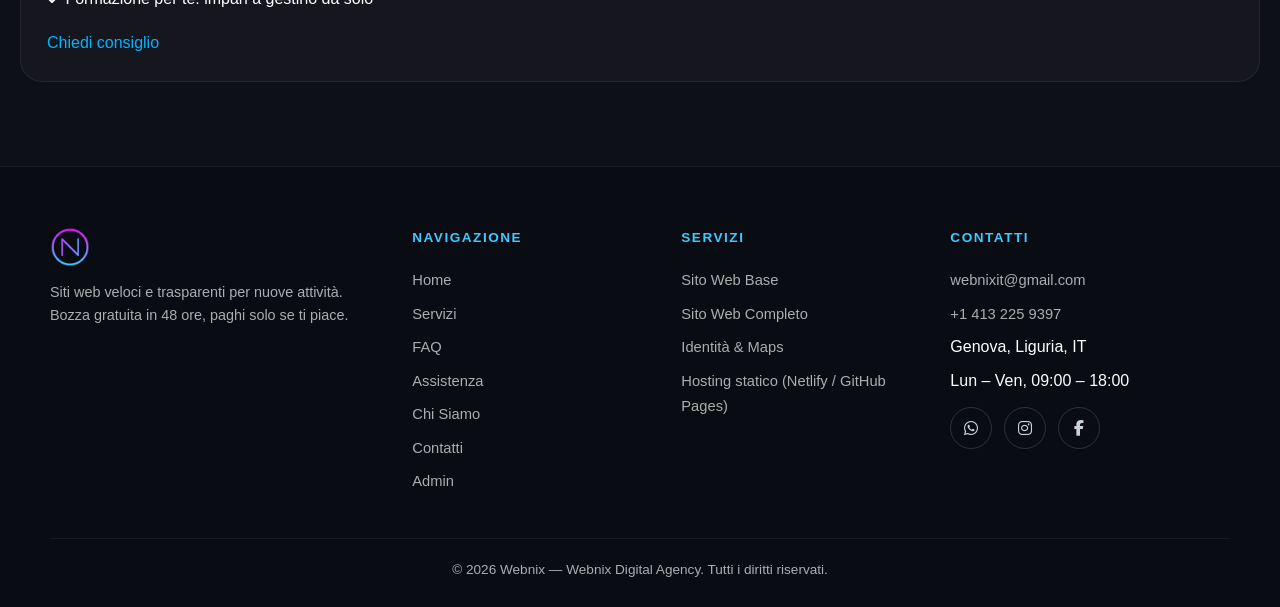
<file: servizi.html>
<!DOCTYPE html>
<html lang="it">
<head>
  <meta charset="UTF-8">
  <meta name="viewport" content="width=device-width, initial-scale=1.0">
  <title>Servizi e prezzi - Webnix | Nessun canone mensile</title>
  <meta name="description" content="Sito Web Base 299 euro, Completo 549, Identita e Maps 199. Cosa include e cosa no, scritto nero su bianco.">
  <link rel="icon" href="favicon-96x96.png" sizes="96x96">
  <link rel="icon" type="image/svg+xml" href="favicon.svg">
  <link rel="apple-touch-icon" href="apple-touch-icon.png">
  <link rel="stylesheet" href="https://cdnjs.cloudflare.com/ajax/libs/font-awesome/6.5.2/css/all.min.css">
  <link rel="stylesheet" href="style.css">
</head>
<body>

  <!-- ============ GLOBAL LOADER (#global-loader2) ============ -->
  <div id="global-loader2" role="status" aria-label="Caricamento pagina">
    <div id="loader-anello">
      <div id="loader-interno">
        <strong>WEBNIX</strong>
        <span>Digital Agency</span>
      </div>
    </div>
    <div id="loader-testo">
      Caricamento in corso... <span id="loader-percentuale">0%</span>
      <div id="loader-barra-fondo"><div id="loader-barra-riempimento"></div></div>
    </div>
  </div>
  <!-- ============ HEADER ============ -->
  <header id="intestazione">
    <div id="contenitore-header">
      <a id="link-logo" href="index.html" aria-label="Webnix, torna alla home">
        <img id="logo-webnix" src="loghi/WEBNIX.png" alt="Webnix Digital Agency">
      </a>
      <nav id="navigazione" aria-label="Navigazione principale">
        <a href="index.html">Home</a>
        <a href="servizi.html" aria-current="page">Servizi</a>
        <a href="faq.html">FAQ</a>
        <a href="assistenza.html">Assistenza</a>
        <a href="chi-siamo.html">Chi Siamo</a>
        <a href="contatti.html">Contatti</a>
        <a href="admin.html">Admin</a>
        <a id="link-bozza-header" href="contatti.html">Bozza Gratuita</a>
      </nav>
      <button id="pulsante-menu-mobile" type="button" aria-label="Apri menu" aria-expanded="false" aria-controls="menu-mobile">
        <i class="fa-solid fa-bars" aria-hidden="true"></i>
      </button>
    </div>
  </header>

  <!-- Overlay + Drawer mobile -->
  <div id="overlay-menu" aria-hidden="true"></div>
  <aside id="menu-mobile" aria-label="Menu mobile">
    <button id="chiusura-menu" type="button" aria-label="Chiudi menu">
      <i class="fa-solid fa-xmark" aria-hidden="true"></i>
    </button>
    <nav>
      <a href="index.html"><i class="fa-solid fa-house" aria-hidden="true"></i>Home</a>
      <a href="servizi.html" aria-current="page"><i class="fa-solid fa-briefcase" aria-hidden="true"></i>Servizi</a>
      <a href="faq.html"><i class="fa-solid fa-circle-question" aria-hidden="true"></i>FAQ</a>
      <a href="assistenza.html"><i class="fa-solid fa-headset" aria-hidden="true"></i>Assistenza</a>
      <a href="chi-siamo.html"><i class="fa-solid fa-users" aria-hidden="true"></i>Chi Siamo</a>
      <a href="contatti.html"><i class="fa-solid fa-envelope" aria-hidden="true"></i>Contatti</a>
      <a href="admin.html"><i class="fa-solid fa-lock" aria-hidden="true"></i>Admin</a>
    </nav>
    <a id="link-bozza-drawer" href="contatti.html">Richiedi la bozza gratuita</a>
  </aside>

  <main>
    <section id="intestazione-pagina">
      <div class="contenitore-sezione">
        <h1 id="titolo-pagina">I nostri servizi, senza asterischi</h1>
        <p>Prezzi chiari, limiti dichiarati. Scegli il punto di partenza: la bozza gratuita &egrave; sempre inclusa.</p>
        <p id="percorso-navigazione"><a href="index.html">Home</a> &#8250; Servizi</p>
      </div>
    </section>

    <section id="sezione-servizi-dettaglio">
      <div class="contenitore-sezione">
        <article class="card-servizio" id="sito-base" visible>
          <h3>Sito Web Base &euro;299 una tantum</h3>
          <div class="prezzo-servizio">Il punto di partenza</div>
          <div class="elenco-incluso"><h4>Incluso</h4><ul>
            <li><i class="fa-solid fa-check" aria-hidden="true"></i> Sito vetrina fino a 5 pagine responsive</li>
            <li><i class="fa-solid fa-check" aria-hidden="true"></i> Codice HTML/CSS/JS consegnato e tuo al 100%</li>
            <li><i class="fa-solid fa-check" aria-hidden="true"></i> SEO base + setup scheda Google Maps</li>
            <li><i class="fa-solid fa-check" aria-hidden="true"></i> Modulo contatti collegato a WhatsApp</li>
            <li><i class="fa-solid fa-check" aria-hidden="true"></i> Messa online inclusa</li>
          </ul></div>
          <div class="elenco-escluso"><h4>Escluso (onest&agrave; prima di tutto)</h4><ul>
            <li><i class="fa-solid fa-xmark" aria-hidden="true"></i> E-commerce e pagamenti online</li>
            <li><i class="fa-solid fa-xmark" aria-hidden="true"></i> Dominio + hosting annuali (~&euro;20&ndash;60/anno)</li>
            <li><i class="fa-solid fa-xmark" aria-hidden="true"></i> Manutenzione illimitata</li>
          </ul></div>
          <div riga-cta><a class="pulsante-servizio" href="contatti.html">Richiedi la bozza</a></div>
        </article>

        <article class="card-servizio" id="sito-completo" visible delay="1">
          <h3>Sito Web Completo &euro;549 una tantum</h3>
          <div class="prezzo-servizio">Per acquisire clienti da subito</div>
          <div class="elenco-incluso"><h4>Incluso (tutto il Base pi&ugrave;)</h4><ul>
            <li><i class="fa-solid fa-check" aria-hidden="true"></i> Pagine illimitate + blog/notizie</li>
            <li><i class="fa-solid fa-check" aria-hidden="true"></i> Copywriting professionale dei testi</li>
            <li><i class="fa-solid fa-check" aria-hidden="true"></i> Prenotazioni o modulo avanzato</li>
            <li><i class="fa-solid fa-check" aria-hidden="true"></i> 30 giorni di assistenza post-lancio</li>
          </ul></div>
          <div riga-cta><a class="pulsante-servizio" secondario href="contatti.html">Parliamone</a></div>
        </article>

        <article class="card-servizio" id="identita-maps" visible delay="2">
          <h3>Identit&agrave; &amp; Maps Pack &euro;199 una tantum</h3>
          <div class="prezzo-servizio">Essere trovabili, con stile</div>
          <div class="elenco-incluso"><h4>Incluso</h4><ul>
            <li><i class="fa-solid fa-check" aria-hidden="true"></i> Logo professionale + file sorgente</li>
            <li><i class="fa-solid fa-check" aria-hidden="true"></i> Scheda Google Business creata/ottimizzata</li>
            <li><i class="fa-solid fa-check" aria-hidden="true"></i> Kit social base</li>
          </ul></div>
          <div riga-cta><a class="pulsante-servizio" secondario href="contatti.html">Metti online il sito</a></div>
        </article>

        <article class="card-servizio" id="hosting" visible delay="3">
          <h3>Hosting statico &amp; dominio</h3>
          <div class="prezzo-servizio">Da &euro;0/anno</div>
          <p class="notizia-prezzo">Netlify o GitHub Pages per partire gratis; dominio personalizzato quando vuoi.</p>
          <div class="elenco-incluso"><h4>Incluso</h4><ul>
            <li><i class="fa-solid fa-check" aria-hidden="true"></i> Configurazione CDN + certificato HTTPS</li>
            <li><i class="fa-solid fa-check" aria-hidden="true"></i> Redirect www e non-www</li>
            <li><i class="fa-solid fa-check" aria-hidden="true"></i> Formazione per te: impari a gestirlo da solo</li>
          </ul></div>
          <div riga-cta><a class="pulsante-servizio" secondario href="contatti.html">Chiedi consiglio</a></div>
        </article>
      </div>
    </section>
  </main>

  <!-- ============ FOOTER ============ -->
  <footer id="pie-di-pagina">
    <div id="contenitore-footer">
      <div id="colonna-brand-footer">
        <img src="WEBNIX-Logo-Solo-Simbolo-(1).png" alt="Webnix — simbolo del logo">
        <p>Siti web veloci e trasparenti per nuove attività. Bozza gratuita in 48 ore, paghi solo se ti piace.</p>
      </div>
      <div>
        <h4>Navigazione</h4>
        <ul>
          <li><a href="index.html">Home</a></li>
          <li><a href="servizi.html">Servizi</a></li>
          <li><a href="faq.html">FAQ</a></li>
          <li><a href="assistenza.html">Assistenza</a></li>
          <li><a href="chi-siamo.html">Chi Siamo</a></li>
          <li><a href="contatti.html">Contatti</a></li>
          <li><a href="admin.html">Admin</a></li>
        </ul>
      </div>
      <div>
        <h4>Servizi</h4>
        <ul>
          <li><a href="servizi.html#sito-base">Sito Web Base</a></li>
          <li><a href="servizi.html#sito-completo">Sito Web Completo</a></li>
          <li><a href="servizi.html#identita-maps">Identità &amp; Maps</a></li>
          <li><a href="servizi.html#hosting">Hosting statico (Netlify / GitHub Pages)</a></li>
        </ul>
      </div>
      <div>
        <h4>Contatti</h4>
        <ul>
          <li><a href="mailto:webnixit@gmail.com">webnixit@gmail.com</a></li>
          <li><a href="tel:+14132259397">+1 413 225 9397</a></li>
          <li>Genova, Liguria, IT</li>
          <li>Lun – Ven, 09:00 – 18:00</li>
        </ul>
        <div id="social-footer">
          <a href="https://wa.me/14132259397?text=Ciao%20Webnix!%20Vorrei%20la%20bozza%20gratuita%20del%20mio%20sito%20web." target="_blank" rel="noopener noreferrer" aria-label="WhatsApp"><i class="fa-brands fa-whatsapp" aria-hidden="true"></i></a>
          <a href="https://www.instagram.com/webnix.it" target="_blank" rel="noopener noreferrer" aria-label="Instagram"><i class="fa-brands fa-instagram" aria-hidden="true"></i></a>
          <a href="https://www.facebook.com/people/Webnix-Digital-Agency/61582890411506/" target="_blank" rel="noopener noreferrer" aria-label="Facebook"><i class="fa-brands fa-facebook-f" aria-hidden="true"></i></a>
        </div>
      </div>
    </div>
    <div id="riga-copyright">© 2026 Webnix — Webnix Digital Agency. Tutti i diritti riservati.</div>
  </footer>
  <script src="config.js"></script>
  <script src="script.js"></script>
</body>
</html>
</file>
<file: style.css>
/* ============================================================
   WEBNIX — style.css
   Design system 100% CSS vanilla (niente Tailwind/framework).
   Solo HTML5 + CSS + JS. Elementi indirizzati tramite #id
   (zero classi proprie; unica eccezione tecnica: i marker
   "fa-solid" di Font Awesome).
   Palette brand: #e81cff / #40c9ff / #0d1117
   Responsive: desktop + smartphone.
   ============================================================ */

/* ---------- :root — design system ---------- */
:root {
  --accent-1: #e81cff;
  --accent-2: #40c9ff;
  --brand-gradient: linear-gradient(-45deg, #e81cff 0%, #40c9ff 100%);
  --link: #00b4fe;
  --bg: #0d1117;
  --bg-card: #16161f;
  --bg-card-alt: #0f0f1a;
  --bg-dark: #222222;
  --text: #ffffff;
  --text-muted: #c9d1d9;
  --text-dim: #adadad;
  --success: #00b67a;
  --radius-s: 8px;
  --radius-m: 14px;
  --radius-l: 22px;
  --header-h: 74px;
  --max-w: 1180px;
  --ease-out: cubic-bezier(0.22, 1, 0.36, 1);
}

/* ---------- Reset minimo ---------- */
* { margin: 0; padding: 0; box-sizing: border-box; }
html { scroll-behavior: smooth; scroll-padding-top: 90px; }
body {
  background: var(--bg);
  color: var(--text);
  font-family: "Segoe UI", Roboto, Helvetica, Arial, sans-serif;
  line-height: 1.6;
  padding-top: var(--header-h); /* compensa header fisso */
  overflow-x: hidden;
}
img { max-width: 100%; display: block; }
a { color: var(--link); text-decoration: none; }
a:focus-visible, button:focus-visible, input:focus-visible,
textarea:focus-visible, select:focus-visible {
  outline: 2px solid var(--link);
  outline-offset: 2px;
}
ul { list-style: none; }
h1, h2, h3 { line-height: 1.2; }

/* Titoli di sezione con gradiente brand */
[stile-titolo], #titolo-pagina {
  background: var(--brand-gradient);
  -webkit-background-clip: text;
  background-clip: text;
  color: transparent;
  font-size: clamp(1.7rem, 3.5vw, 2.5rem);
  margin-bottom: 0.6rem;
  text-align: center;
}
[sottotitolo] {
  color: var(--text-dim);
  text-align: center;
  max-width: 720px;
  margin: 0 auto 2.5rem;
}

/* ---------- Reveal on scroll (IntersectionObserver) ----------
   Stato iniziale nascosto solo quando il JS è attivo e l'elemento
   NON ha ancora visible="si". Fallback senza JS: tutto visibile. */
html.js-reveal [visible]:not([visible="si"]) {
  opacity: 0;
  transform: translateY(46px);
}
html.js-reveal [visible] {
  transition: opacity 0.8s var(--ease-out), transform 0.8s var(--ease-out);
}
html.js-reveal [visible][delay="1"] { transition-delay: 0.12s; }
html.js-reveal [visible][delay="2"] { transition-delay: 0.24s; }
html.js-reveal [visible][delay="3"] { transition-delay: 0.36s; }
html.js-reveal [visible="si"] { opacity: 1; transform: translateY(0); }

/* ============================================================
   GLOBAL LOADER (#global-loader2) — su tutte le pagine
   Anello conic-gradient viola/ciano, WEBNIX/DIGITAL AGENCY nel
   cerchio, "Caricamento in corso..." + barra di progresso.
   ============================================================ */
#global-loader2 {
  position: fixed;
  inset: 0;
  z-index: 3000;
  background: var(--bg);
  display: flex;
  align-items: center;
  justify-content: center;
  transition: opacity 0.6s ease;
}
#loader-anello {
  position: relative;
  width: 190px;
  height: 190px;
  border-radius: 50%;
  background: conic-gradient(from 0deg, #e81cff, #40c9ff, #e81cff);
  animation: rotazione-loader 1.4s linear infinite;
  display: flex;
  align-items: center;
  justify-content: center;
}
#loader-interno {
  width: 168px;
  height: 168px;
  border-radius: 50%;
  background: var(--bg-card-alt);
  display: flex;
  flex-direction: column;
  align-items: center;
  justify-content: center;
  gap: 2px;
  animation: rotazione-loader-contro 1.4s linear infinite;
}
#loader-interno strong {
  font-size: 1.5rem;
  letter-spacing: 3px;
  background: var(--brand-gradient);
  -webkit-background-clip: text;
  background-clip: text;
  color: transparent;
}
#loader-interno span {
  font-size: 0.62rem;
  letter-spacing: 4px;
  text-transform: uppercase;
  color: var(--text-dim);
}
#loader-testo {
  position: absolute;
  top: calc(50% + 120px);
  left: 50%;
  transform: translateX(-50%);
  width: 260px;
  text-align: center;
  color: var(--text-muted);
  font-size: 0.9rem;
}
#loader-barra-fondo {
  margin: 10px auto 0;
  width: 200px;
  height: 6px;
  border-radius: 999px;
  background: rgba(255, 255, 255, 0.08);
  overflow: hidden;
}
#loader-barra-riempimento {
  height: 100%;
  width: 0%;
  border-radius: 999px;
  background: var(--brand-gradient);
  transition: width 0.15s linear;
}
@keyframes rotazione-loader { to { transform: rotate(360deg); } }
@keyframes rotazione-loader-contro { to { transform: rotate(-360deg); } }

/* ============================================================
   HEADER fisso + NAV + DRAWER MOBILE
   Header position:fixed, z-index 110 SOTTO drawer (200)/overlay(190).
   body padding-top compensato (vedi reset).
   ============================================================ */
#intestazione {
  position: fixed;
  top: 0; left: 0; right: 0;
  height: var(--header-h);
  z-index: 110;
  background: rgba(13, 17, 23, 0.85);
  backdrop-filter: blur(12px);
  -webkit-backdrop-filter: blur(12px);
  border-bottom: 1px solid rgba(255, 255, 255, 0.06);
}
#contenitore-header {
  max-width: var(--max-w);
  margin: 0 auto;
  height: 100%;
  padding: 0 20px;
  display: flex;
  align-items: center;
  justify-content: space-between;
  gap: 16px;
}
#link-logo { display: flex; align-items: center; }
#logo-webnix { height: 44px; width: auto; }

/* Navigazione desktop */
#navigazione { display: flex; align-items: center; gap: 4px; }
#navigazione a {
  color: var(--text-muted);
  font-weight: 600;
  font-size: 0.92rem;
  padding: 8px 12px;
  border-radius: var(--radius-s);
  transition: color 0.25s ease, background 0.25s ease;
  white-space: nowrap;
}
#navigazione a:hover { color: var(--text); background: rgba(64, 201, 255, 0.1); }
#navigazione a[aria-current="page"] {
  color: var(--accent-2);
  background: rgba(64, 201, 255, 0.12);
}
#link-bozza-header {
  background: var(--brand-gradient);
  color: #fff !important;
  padding: 9px 18px !important;
  border-radius: 999px;
  box-shadow: 0 0 16px rgba(232, 28, 255, 0.45);
}

/* Hamburger */
#pulsante-menu-mobile {
  display: none;
  background: transparent;
  border: 1px solid rgba(255, 255, 255, 0.15);
  border-radius: var(--radius-s);
  color: var(--text);
  font-size: 1.35rem;
  width: 46px; height: 46px;
  cursor: pointer;
}

/* Overlay scuro */
#overlay-menu {
  position: fixed;
  inset: 0;
  z-index: 190;
  background: rgba(0, 0, 0, 0.6);
  opacity: 0;
  pointer-events: none;
  transition: opacity 0.3s ease;
}

/* Drawer laterale in vetro (blur) */
#menu-mobile {
  position: fixed;
  top: 0; right: 0; bottom: 0;
  z-index: 200;
  width: min(340px, 88vw);
  transform: translateX(105%);
  transition: transform 0.45s var(--ease-out);
  background: rgba(13, 17, 23, 0.6);
  backdrop-filter: blur(18px);
  -webkit-backdrop-filter: blur(18px);
  border-left: 1px solid rgba(255, 255, 255, 0.1);
  padding: 24px;
  display: flex;
  flex-direction: column;
  visibility: hidden;                 /* irrobustimento stato chiuso */
}
#chiusura-menu {
  align-self: flex-end;
  background: transparent;
  border: none;
  color: var(--text);
  font-size: 1.5rem;
  cursor: pointer;
  margin-bottom: 12px;
}
#menu-mobile nav { display: flex; flex-direction: column; gap: 6px; }
#menu-mobile nav a {
  display: flex;
  align-items: center;
  gap: 14px;
  color: #fff;
  font-size: 1.35rem;
  font-weight: 800;
  text-align: left;
  padding: 14px 10px;
  border-bottom: 1px solid rgba(255, 255, 255, 0.07);
}
#menu-mobile nav a i { color: var(--accent-2); width: 26px; text-align: center; }
#menu-mobile nav a[aria-current="page"] { color: var(--accent-2); }
#link-bozza-drawer {
  margin-top: 26px;
  background: var(--brand-gradient);
  color: #fff;
  font-weight: 800;
  text-align: center;
  padding: 15px;
  border-radius: 999px;
}

/* Stati aperti — selettore irrobustito body[data-menu="aperto"] */
body[data-menu="aperto"] #menu-mobile { transform: translateX(0); visibility: visible; }
body[data-menu="aperto"] #overlay-menu { opacity: 1; pointer-events: auto; }
body[data-menu="aperto"] { overflow: hidden; } /* scroll lock */

/* ============================================================
   HERO full-bleed a tutto schermo (gradiente brand completo)
   ============================================================ */
#sezione-hero {
  min-height: calc(100vh - var(--header-h));
  background:
    radial-gradient(ellipse at 20% 10%, rgba(232, 28, 255, 0.28), transparent 55%),
    radial-gradient(ellipse at 85% 80%, rgba(64, 201, 255, 0.22), transparent 55%),
    linear-gradient(-45deg, #1b0426 0%, #0d1117 45%, #04212e 100%);
  display: flex;
  align-items: center;
  justify-content: center;
  text-align: center;
  padding: 60px 20px;
}
#contenuto-hero { max-width: 880px; }
#testo-hero {
  display: inline-block;
  font-size: 0.8rem;
  font-weight: 700;
  letter-spacing: 2px;
  text-transform: uppercase;
  color: var(--accent-2);
  border: 1px solid rgba(64, 201, 255, 0.4);
  border-radius: 999px;
  padding: 6px 16px;
  margin-bottom: 22px;
}
#domanda-hero {
  font-size: clamp(1.9rem, 5vw, 3.4rem);
  font-weight: 900;
  margin-bottom: 18px;
}
#evidenziazione-hero {
  background: var(--brand-gradient);
  -webkit-background-clip: text;
  background-clip: text;
  color: transparent;
}
#sottotitolo-hero {
  color: var(--text-muted);
  font-size: clamp(1rem, 2.2vw, 1.25rem);
  max-width: 700px;
  margin: 0 auto 34px;
}
#riga-bottoni-hero {
  display: flex;
  gap: 18px;
  justify-content: center;
  flex-wrap: wrap;
}
#garanzia-hero {
  margin-top: 26px;
  color: var(--text-dim);
  font-size: 0.9rem;
}
#garanzia-hero i { color: var(--success); margin-right: 6px; }

/* ============================================================
   BOTTONE BOZZA GRATUITA #bottone1
   Pillola 280x60, sfondo rgb(31,31,31), 3 layer animati
   bianco → #17f1d1 → #008dc7 con delay scalati
   cubic-bezier(0.19,1,0.22,1); testo che scorre in hover;
   stato [attivo] per touch; larghezza fluida mobile.
   ============================================================ */
#bottone1 {
  position: relative;
  display: inline-flex;
  align-items: center;
  justify-content: center;
  width: 280px;
  height: 60px;
  border: none;
  border-radius: 999px;
  background: rgb(31, 31, 31);
  color: #fff;
  font-size: 1.02rem;
  font-weight: 800;
  letter-spacing: 0.4px;
  cursor: pointer;
  overflow: hidden;
  isolation: isolate;
  transition: transform 0.4s cubic-bezier(0.19, 1, 0.22, 1),
              box-shadow 0.4s ease;
}
#bottone1:hover, #bottone1[attivo] {
  transform: scale(1.05);
  box-shadow: 0 10px 34px rgba(0, 141, 199, 0.45);
}
#strato-bianco,
#bottone1::before,
#bottone1::after {
  content: "";
  position: absolute;
  z-index: -1;
  border-radius: inherit;
  width: 0; height: 0;
  transition: width 0.6s cubic-bezier(0.19, 1, 0.22, 1),
              height 0.6s cubic-bezier(0.19, 1, 0.22, 1);
}
#strato-bianco { top: 0; left: 0; background: rgba(255, 255, 255, 0.92); }
#bottone1::before { bottom: 0; right: 0; background: #17f1d1; transition-delay: 0.06s; }
#bottone1::after  { top: 0; right: 0; background: #008dc7; transition-delay: 0.12s; }
#bottone1:hover #strato-bianco,
#bottone1:hover::before,
#bottone1:hover::after,
#bottone1[attivo] #strato-bianco,
#bottone1[attivo]::before,
#bottone1[attivo]::after {
  width: 340px; height: 140px;
}
#bottone1:hover #strato-bianco,
#bottone1[attivo] #strato-bianco { transition-delay: 0.18s; }
#testo-bottone1 {
  position: relative;
  display: block;
  height: 1.4em;
  overflow: hidden;
}
#testo-bottone1 span {
  display: block;
  line-height: 1.4em;
  transition: transform 0.5s cubic-bezier(0.19, 1, 0.22, 1);
}
#bottone1:hover #testo-bottone1 span,
#bottone1[attivo] #testo-bottone1 span { transform: translateY(-100%); }
#bottone1:hover #testo-bottone1,
#bottone1[attivo] #testo-bottone1 { color: #06212e; }

/* CTA secondaria hero: "Vedi come funziona" */
#bottone-come-funziona {
  display: inline-flex;
  align-items: center;
  gap: 10px;
  height: 60px;
  padding: 0 28px;
  border-radius: 999px;
  border: 1px solid rgba(255, 255, 255, 0.25);
  color: #fff;
  font-weight: 700;
  background: transparent;
  transition: border-color 0.3s ease, background 0.3s ease;
}
#bottone-come-funziona:hover {
  border-color: var(--accent-2);
  background: rgba(64, 201, 255, 0.08);
}

/* ============================================================
   SEZIONI generiche
   ============================================================ */
section { padding: 84px 20px; }
[contenitore] { max-width: var(--max-w); margin: 0 auto; }

/* ---------- Il Problema ---------- */
#sezione-problema { background: var(--bg); }
#griglia-problema {
  display: grid;
  grid-template-columns: repeat(auto-fit, minmax(280px, 1fr));
  gap: 24px;
}
#griglia-problema [stile-card] {
  background: var(--bg-card);
  border: 1px solid rgba(255, 255, 255, 0.06);
  border-radius: var(--radius-m);
  padding: 30px 24px;
  text-align: center;
  transition: transform 0.35s var(--ease-out), box-shadow 0.35s ease;
}
#griglia-problema [stile-card]:hover {
  transform: translateY(-6px);
  box-shadow: 0 14px 40px rgba(232, 28, 255, 0.18);
}
[badge] {
  width: 74px; height: 74px;
  margin: 0 auto 18px;
  border-radius: 50%;
  background: var(--brand-gradient);
  display: flex;
  align-items: center;
  justify-content: center;
  font-size: 1.7rem;
  color: #fff;
  box-shadow: 0 0 26px rgba(64, 201, 255, 0.5);
}
#griglia-problema [stile-card] h3 { margin-bottom: 10px; font-size: 1.15rem; }
#griglia-problema [stile-card] p { color: var(--text-dim); font-size: 0.95rem; }

/* ---------- La Soluzione (Loro vs Noi) ---------- */
#sezione-soluzione { background: var(--bg-card-alt); }
#confronto-soluzioni {
  display: grid;
  grid-template-columns: repeat(auto-fit, minmax(300px, 1fr));
  gap: 26px;
  align-items: stretch;
}
[id^="pannello-"] { border-radius: var(--radius-l); padding: 34px 28px; }
#pannello-loro {
  background: rgba(255, 255, 255, 0.03);
  border: 1px dashed rgba(255, 100, 100, 0.35);
}
#pannello-noi {
  background: linear-gradient(160deg, rgba(232, 28, 255, 0.12), rgba(64, 201, 255, 0.1));
  border: 1px solid rgba(64, 201, 255, 0.45);
  box-shadow: 0 0 40px rgba(64, 201, 255, 0.12);
}
[id^="pannello-"] h3 { font-size: 1.3rem; margin-bottom: 18px; text-align: center; }
#pannello-loro h3 { color: #ff7b7b; }
#pannello-noi h3 {
  background: var(--brand-gradient);
  -webkit-background-clip: text; background-clip: text; color: transparent;
}
[id^="pannello-"] li {
  display: flex; gap: 12px; align-items: flex-start;
  padding: 9px 0;
  color: var(--text-muted);
  border-bottom: 1px solid rgba(255, 255, 255, 0.05);
}
[id^="pannello-"] li:last-child { border-bottom: none; }
[id^="pannello-"] li i { margin-top: 5px; }
#pannello-loro li i { color: #ff7b7b; }
#pannello-noi li i { color: var(--success); }

/* ---------- Come Funziona (timeline 4 step) ---------- */
#sezione-come-funziona { background: var(--bg); }
#linea-temporale { position: relative; max-width: 820px; margin: 0 auto; }
#linea-temporale::before {
  content: "";
  position: absolute;
  left: 27px; top: 10px; bottom: 10px;
  width: 3px;
  background: var(--brand-gradient);
  border-radius: 3px;
}
[stile-step] { position: relative; padding: 0 0 44px 84px; }
[stile-step]:last-child { padding-bottom: 0; }
[pallino] {
  position: absolute;
  left: 0; top: 0;
  width: 56px; height: 56px;
  border-radius: 50%;
  background: var(--bg-card);
  border: 2px solid var(--accent-1);
  color: var(--accent-2);
  display: flex; align-items: center; justify-content: center;
  font-size: 1.3rem;
  box-shadow: 0 0 20px rgba(232, 28, 255, 0.4);
  z-index: 1;
}
[stile-step] h3 { font-size: 1.15rem; margin-bottom: 6px; }
[stile-step] h3 small {
  color: var(--accent-2);
  font-size: 0.78rem;
  font-weight: 700;
  letter-spacing: 1px;
  text-transform: uppercase;
  margin-left: 8px;
}
[stile-step] p { color: var(--text-dim); }

/* ---------- Servizi ---------- */
#sezione-servizi { background: var(--bg-card-alt); }
#griglia-servizi {
  display: grid;
  grid-template-columns: repeat(auto-fit, minmax(290px, 1fr));
  gap: 26px;
}
[id^="card-"], #servizio-extra, #sito-base, #sito-completo, #identita-maps, #hosting {
  position: relative;
  background: var(--bg-card);
  border: 1px solid rgba(255, 255, 255, 0.07);
  border-radius: var(--radius-l);
  padding: 32px 26px 26px;
  display: flex;
  flex-direction: column;
  transition: transform 0.35s var(--ease-out), border-color 0.35s ease;
}
#griglia-servizi [stile-card]:hover { transform: translateY(-6px); border-color: rgba(64, 201, 255, 0.5); }
[in evidenza] {
  border: 2px solid transparent;
  background:
    linear-gradient(var(--bg-card), var(--bg-card)) padding-box,
    var(--brand-gradient) border-box;
  box-shadow: 0 0 44px rgba(232, 28, 255, 0.25);
}
#etichetta-piu-scelto {
  position: absolute;
  top: -14px; left: 50%;
  transform: translateX(-50%);
  background: var(--brand-gradient);
  color: #fff;
  font-size: 0.72rem;
  font-weight: 800;
  letter-spacing: 1px;
  text-transform: uppercase;
  padding: 5px 16px;
  border-radius: 999px;
  white-space: nowrap;
}
[stile-card][in evidenza] h3, #griglia-servizi [stile-card] h3 { text-align: center; font-size: 1.3rem; }
[prezzo] {
  text-align: center;
  font-size: 2rem;
  font-weight: 900;
  margin: 10px 0 4px;
  background: var(--brand-gradient);
  -webkit-background-clip: text; background-clip: text; color: transparent;
}
[prezzo] small { font-size: 0.85rem; }
[notizia] { text-align: center; color: var(--text-dim); font-size: 0.82rem; margin-bottom: 18px; }
[incluso], [escluso] { margin-bottom: 14px; }
[incluso] h4, [escluso] h4 {
  font-size: 0.8rem; text-transform: uppercase; letter-spacing: 1px;
  margin-bottom: 8px;
}
[incluso] h4 { color: var(--success); }
[escluso] h4 { color: #ff7b7b; }
#griglia-servizi [stile-card] li {
  display: flex; gap: 10px; align-items: flex-start;
  font-size: 0.92rem; color: var(--text-muted);
  padding: 4px 0;
}
#griglia-servizi [stile-card] li i { margin-top: 4px; font-size: 0.8rem; }
[incluso] li i { color: var(--success); }
[escluso] li i { color: #ff7b7b; }
[riga-cta] { margin-top: auto; padding-top: 18px; }
[pulsante] {
  display: block;
  width: 100%;
  min-height: 52px;              /* spazio elastico: niente testo tagliato */
  padding: 12px 20px;
  border: none;
  border-radius: 999px;
  background: var(--brand-gradient);
  color: #fff;
  font-weight: 800;
  font-size: 0.98rem;
  line-height: 1.3;
  cursor: pointer;
  text-align: center;
  white-space: normal;           /* wrapping consentito, mai troncamento */
  overflow-wrap: anywhere;
  transition: transform 0.3s ease, box-shadow 0.3s ease;
}
[pulsante]:hover {
  transform: scale(1.03);
  box-shadow: 0 8px 28px rgba(64, 201, 255, 0.4);
}
[pulsante][secondario] {
  background: transparent;
  border: 1.5px solid rgba(64, 201, 255, 0.6);
}

/* ---------- Portfolio filtrabile ---------- */
#sezione-portfolio { background: var(--bg); }
#barra-filtri {
  display: flex;
  justify-content: center;
  flex-wrap: wrap;
  gap: 12px;
  margin-bottom: 34px;
}
[pulsante-filtro] {
  background: var(--bg-card);
  color: var(--text-muted);
  border: 1px solid rgba(255, 255, 255, 0.12);
  border-radius: 999px;
  padding: 10px 22px;
  font-weight: 700;
  font-size: 0.9rem;
  cursor: pointer;
  transition: all 0.3s ease;
}
[pulsante-filtro]:hover { border-color: var(--accent-2); color: #fff; }
[pulsante-filtro][filtro-attivo] {
  background: var(--brand-gradient);
  color: #fff;
  border-color: transparent;
  box-shadow: 0 0 18px rgba(232, 28, 255, 0.4);
}
#griglia-portfolio {
  display: grid;
  grid-template-columns: repeat(auto-fill, minmax(280px, 1fr));
  gap: 22px;
}
#griglia-portfolio [stile-card] {
  background: var(--bg-card);
  border: 1px solid rgba(255, 255, 255, 0.06);
  border-radius: var(--radius-m);
  overflow: hidden;
  transition: transform 0.35s var(--ease-out), opacity 0.35s ease;
}
#griglia-portfolio [nascosta] { display: none; }
#griglia-portfolio [stile-card]:hover { transform: translateY(-6px); }
[stile-anteprima] {
  height: 170px;
  display: flex;
  align-items: center;
  justify-content: center;
  font-size: 2.6rem;
  color: #fff;
}
/* Cartoline portfolio: gradienti alternati via id univoci */
#cartolina-1 { background: linear-gradient(-45deg, #e81cff, #40c9ff); }
#cartolina-2 { background: linear-gradient(-45deg, #0f0c29, #40c9ff); }
#cartolina-3 { background: linear-gradient(-45deg, #7b2ff7, #f107a3); }
#cartolina-4 { background: linear-gradient(-45deg, #e81cff, #f7b733); }
#cartolina-5 { background: linear-gradient(-45deg, #40c9ff, #00b67a); }
#cartolina-6 { background: linear-gradient(-45deg, #222222, #40c9ff); }
[stile-testo] { padding: 18px 20px 22px; }
[stile-testo] h3 { font-size: 1.05rem; margin-bottom: 4px; }
[stile-testo] span {
  font-size: 0.75rem;
  text-transform: uppercase;
  letter-spacing: 1px;
  color: var(--accent-2);
  font-weight: 700;
}
[stile-testo] p { color: var(--text-dim); font-size: 0.88rem; margin-top: 6px; }

/* ---------- Recensioni ---------- */
#sezione-recensioni { background: var(--bg-card-alt); }
#riepilogo-recensioni {
  display: flex;
  align-items: center;
  justify-content: center;
  gap: 14px;
  margin-bottom: 30px;
  color: var(--text-muted);
}
#media-stelle { color: var(--success); font-size: 1.3rem; letter-spacing: 3px; }
#conteggio-recensioni { font-weight: 800; color: #fff; }
#griglia-recensioni {
  display: grid;
  grid-template-columns: repeat(auto-fill, minmax(290px, 1fr));
  gap: 22px;
  margin-bottom: 40px;
}
#griglia-recensioni [stile-card] {
  background: var(--bg-dark);
  border-radius: var(--radius-m);
  padding: 24px;
  border: 1px solid rgba(255, 255, 255, 0.06);
}
[stelle] { color: var(--success); letter-spacing: 3px; margin-bottom: 10px; font-size: 0.95rem; }
.card-recensione p { color: var(--text-muted); font-size: 0.94rem; margin-bottom: 14px; }
[firma] { display: flex; align-items: center; gap: 12px; }
[iniziali] {
  width: 42px; height: 42px;
  border-radius: 50%;
  background: var(--brand-gradient);
  display: flex; align-items: center; justify-content: center;
  font-weight: 800; font-size: 0.9rem; color: #fff;
  flex-shrink: 0;
}
[firma] strong { display: block; font-size: 0.95rem; }
[firma] a { font-size: 0.8rem; }
#nota-demo-recensioni { text-align: center; color: var(--text-dim); font-size: 0.8rem; margin-top: 14px; }

/* Form recensione rapida */
#modulo-recensione {
  max-width: 640px;
  margin: 0 auto;
  background: var(--bg-card);
  border: 1px solid rgba(255, 255, 255, 0.08);
  border-radius: var(--radius-l);
  padding: 28px;
}
#modulo-recensione legend { font-weight: 800; font-size: 1.1rem; margin-bottom: 16px; color: #fff; }
#valutatore-stele { display: flex; gap: 8px; margin-bottom: 16px; }
[stele] {
  background: transparent;
  border: none;
  font-size: 1.7rem;
  color: #444;
  cursor: pointer;
  transition: transform 0.2s ease, color 0.2s ease;
}
[stele][selected] { color: var(--success); }
[stele]:hover { color: var(--success); transform: scale(1.2); }
[campo] { margin-bottom: 16px; }
[campo] label {
  display: block;
  font-size: 0.85rem;
  font-weight: 700;
  color: var(--text-muted);
  margin-bottom: 6px;
}
[campo] input, [campo] textarea, [campo] select {
  width: 100%;
  background: rgba(255, 255, 255, 0.05);
  border: 1px solid rgba(255, 255, 255, 0.15);
  border-radius: var(--radius-s);
  color: #fff;
  padding: 12px 14px;
  font-size: 0.95rem;
  font-family: inherit;
  transition: border-color 0.25s ease;
}
[campo] input:focus, [campo] textarea:focus {
  border-color: var(--link);
  outline: none;
}
[campo] textarea { resize: vertical; min-height: 110px; }
#contatore-caratteri { font-size: 0.78rem; color: var(--text-dim); text-align: right; margin-top: 4px; }
#messaggio-modulo { margin-top: 12px; font-weight: 700; min-height: 1.4em; }
#messaggio-modulo[errore] { color: #ff7b7b; }
#messaggio-modulo[ok] { color: var(--success); }

/* ---------- Contatti ---------- */
#sezione-contatti { background: var(--bg); }
#disposizione-contatti {
  display: grid;
  grid-template-columns: 1fr 1.2fr;
  gap: 40px;
  align-items: start;
}
#colonna-informazioni h3 { margin-bottom: 18px; }
[riga-contatto] {
  display: flex;
  gap: 16px;
  align-items: flex-start;
  padding: 13px 0;
  border-bottom: 1px solid rgba(255, 255, 255, 0.06);
  color: var(--text-muted);
}
[riga-contatto] i {
  color: var(--accent-2);
  font-size: 1.15rem;
  width: 24px;
  text-align: center;
  margin-top: 4px;
}
#riga-social-contatti { display: flex; gap: 14px; margin-top: 22px; }
#riga-social-contatti a {
  width: 46px; height: 46px;
  border-radius: 50%;
  border: 1px solid rgba(255, 255, 255, 0.18);
  display: flex; align-items: center; justify-content: center;
  color: #fff;
  font-size: 1.15rem;
  transition: all 0.3s ease;
}
#riga-social-contatti a:hover {
  background: var(--brand-gradient);
  border-color: transparent;
  transform: translateY(-3px);
}
#modulo-contatti {
  background: var(--bg-card);
  border: 1px solid rgba(255, 255, 255, 0.08);
  border-radius: var(--radius-l);
  padding: 30px;
}
#modulo-contatti h3 { text-align: center; margin-bottom: 20px; }

/* ---------- Glow button (CTA finale) ---------- */
#sezione-cta-finale {
  background:
    radial-gradient(ellipse at 50% 120%, rgba(232, 28, 255, 0.25), transparent 60%),
    var(--bg-card-alt);
  text-align: center;
}
#glow-button {
  position: relative;
  display: inline-block;
  margin-top: 26px;
  padding: 18px 46px;
  background: #000;
  color: #fff;
  font-size: 1.05rem;
  font-weight: 800;
  letter-spacing: 2px;
  text-transform: uppercase;
  border: 1px solid rgba(255, 255, 255, 0.2);
  border-radius: var(--radius-s);
  cursor: pointer;
  overflow: hidden;
}
[lato] {
  position: absolute;
  background: var(--brand-gradient);
  transition: all 0.45s ease;
}
#lato-sopra    { top: 0; left: 0; width: 0; height: 2px; }
#lato-sotto    { bottom: 0; right: 0; width: 0; height: 2px; }
#lato-sinistra { bottom: 0; left: 0; width: 2px; height: 0; }
#lato-destra   { top: 0; right: 0; width: 2px; height: 0; }
#glow-button:hover #lato-sopra, #glow-button:hover #lato-sotto { width: 100%; }
#glow-button:hover #lato-sinistra, #glow-button:hover #lato-destra { height: 100%; }
#glow-button:hover { box-shadow: 0 0 34px rgba(232, 28, 255, 0.55); }

/* ---------- Footer ---------- */
#pie-di-pagina {
  background: #090c12;
  border-top: 1px solid rgba(255, 255, 255, 0.06);
  padding: 60px 20px 26px;
}
#contenitore-footer {
  max-width: var(--max-w);
  margin: 0 auto;
  display: grid;
  grid-template-columns: 1.4fr 1fr 1fr 1.2fr;
  gap: 36px;
}
#colonna-brand-footer img { height: 40px; margin-bottom: 14px; }
#colonna-brand-footer p { color: var(--text-dim); font-size: 0.9rem; max-width: 300px; }
#pie-di-pagina h4 {
  font-size: 0.85rem;
  text-transform: uppercase;
  letter-spacing: 1.5px;
  color: var(--accent-2);
  margin-bottom: 14px;
}
#pie-di-pagina li { padding: 4px 0; }
#pie-di-pagina li a { color: var(--text-dim); font-size: 0.92rem; transition: color 0.25s; }
#pie-di-pagina li a:hover { color: #fff; }
#social-footer { display: flex; gap: 12px; margin-top: 10px; }
#social-footer a {
  width: 42px; height: 42px;
  border-radius: 50%;
  border: 1px solid rgba(255, 255, 255, 0.15);
  display: flex; align-items: center; justify-content: center;
  color: var(--text-muted);
  transition: all 0.3s ease;
}
#social-footer a:hover { background: var(--brand-gradient); color: #fff; border-color: transparent; }
#riga-copyright {
  max-width: var(--max-w);
  margin: 40px auto 0;
  padding-top: 20px;
  border-top: 1px solid rgba(255, 255, 255, 0.06);
  text-align: center;
  color: var(--text-dim);
  font-size: 0.85rem;
}

/* ============================================================
   PAGINE INTERNE
   ============================================================ */
#intestazione-pagina {
  background:
    radial-gradient(ellipse at 30% 0%, rgba(232, 28, 255, 0.25), transparent 60%),
    linear-gradient(-45deg, #1b0426 0%, #0d1117 60%);
  text-align: center;
  padding: 90px 20px;
}
#intestazione-pagina p {
  color: var(--text-muted);
  max-width: 680px;
  margin: 14px auto 0;
}
#percorso-navigazione {
  text-align: center;
  color: var(--text-dim);
  font-size: 0.85rem;
  margin-top: 16px;
}
#percorso-navigazione a { color: var(--link); }

/* FAQ accordion (details/summary) */
#sezione-faq details {
  background: var(--bg-card);
  border: 1px solid rgba(255, 255, 255, 0.08);
  border-radius: var(--radius-m);
  margin-bottom: 14px;
  overflow: hidden;
}
#sezione-faq details summary {
  cursor: pointer;
  list-style: none;
  padding: 18px 22px;
  font-weight: 800;
  display: flex;
  justify-content: space-between;
  align-items: center;
  gap: 14px;
}
#sezione-faq details summary::-webkit-details-marker { display: none; }
#sezione-faq details summary i {
  color: var(--accent-2);
  transition: transform 0.3s ease;
  flex-shrink: 0;
}
#sezione-faq details[open] summary i { transform: rotate(180deg); }
[corpo-faq] padding: 0 22px 20px; color: var(--text-dim); }

/* Chi siamo — valori */
#griglia-valori {
  display: grid;
  grid-template-columns: repeat(auto-fit, minmax(250px, 1fr));
  gap: 22px;
}
#griglia-valori [stile-card] {
  background: var(--bg-card);
  border: 1px solid rgba(255, 255, 255, 0.07);
  border-radius: var(--radius-m);
  padding: 26px;
  text-align: center;
}
#griglia-valori [stile-card] i { font-size: 1.8rem; color: var(--accent-2); margin-bottom: 12px; }
#griglia-valori [stile-card] h3 { margin-bottom: 8px; font-size: 1.05rem; }
#griglia-valori [stile-card] p { color: var(--text-dim); font-size: 0.92rem; }

/* Admin */
#pannello-admin {
  max-width: 760px;
  margin: 0 auto;
  background: var(--bg-card);
  border: 1px solid rgba(255, 255, 255, 0.08);
  border-radius: var(--radius-l);
  padding: 30px;
}
#avviso-admin {
  background: rgba(232, 28, 255, 0.1);
  border: 1px solid rgba(232, 28, 255, 0.4);
  border-radius: var(--radius-s);
  padding: 14px 18px;
  color: var(--text-muted);
  font-size: 0.9rem;
  margin-bottom: 22px;
}
#lista-admin-recensioni li {
  background: var(--bg-dark);
  border-radius: var(--radius-s);
  padding: 14px 16px;
  margin-bottom: 10px;
  display: flex;
  justify-content: space-between;
  gap: 14px;
  align-items: center;
}
.testo-lista { font-size: 0.9rem; color: var(--text-muted); }
[pulsante-pericolo]
  background: #b3233a;
  color: #fff;
  border: none;
  border-radius: var(--radius-s);
  padding: 8px 14px;
  font-weight: 700;
  cursor: pointer;
}

/* ============================================================
   RESPONSIVE — smartphone (drawer attivo SOLO <= 900px)
   ============================================================ */
@media (max-width: 900px) {
  #navigazione { display: none; }
  #pulsante-menu-mobile { display: block; }
  #disposizione-contatti { grid-template-columns: 1fr; }
  #contenitore-footer { grid-template-columns: 1fr 1fr; }
  #sezione-hero { min-height: calc(100svh - var(--header-h)); }
}
@media (max-width: 640px) {
  section { padding: 60px 16px; }
  #riga-bottoni-hero { flex-direction: column; align-items: stretch; }
  #bottone1, #bottone-come-funziona { width: 100%; }  /* larghezza fluida mobile */
  #contenitore-footer { grid-template-columns: 1fr; }
  #linea-temporale::before { left: 19px; }
  [pallino] { width: 40px; height: 40px; font-size: 1rem; }
  [stile-step] { padding-left: 62px; }
  #modulo-recensione, #modulo-contatti { padding: 20px; }
}

/* ---------- Reduced motion ---------- */
@media (prefers-reduced-motion: reduce) {
  html { scroll-behavior: auto; }
  *, *::before, *::after {
    animation-duration: 0.01ms !important;
    animation-iteration-count: 1 !important;
    transition-duration: 0.01ms !important;
  }
  html.js-reveal [visible]:not([visible="si"]) { opacity: 1; transform: none; }
}
</file>
